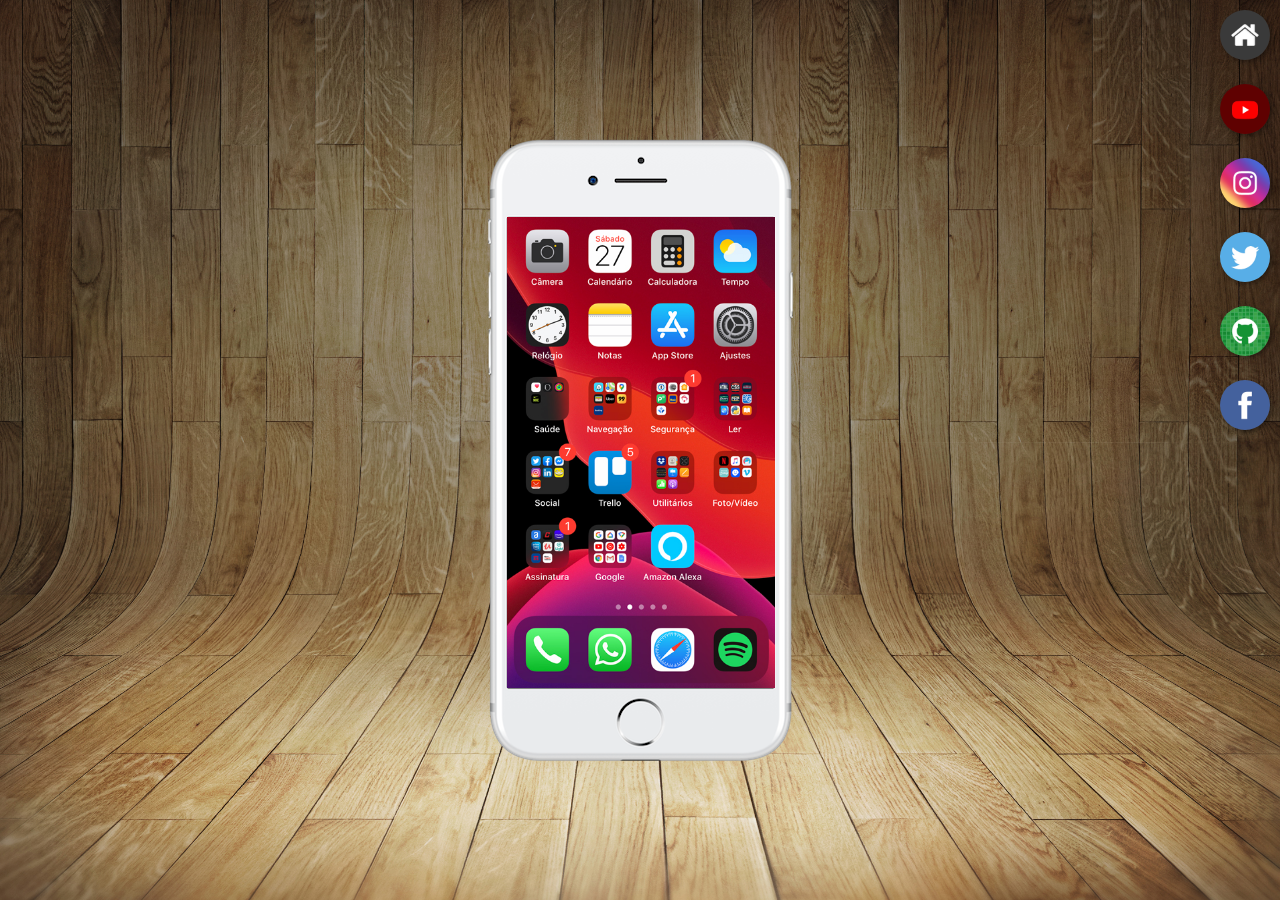
<file: index.html>
<!DOCTYPE html>
<html lang="pt-br">
<head>
    <meta charset="UTF-8">
    <meta name="viewport" content="width=device-width, initial-scale=1.0">
    <link rel="shortcut icon" href="favicon.ico" type="image/x-icon">
    <link rel="stylesheet" href="estilos/style.css">
    <title>Projeto Redes Sociais</title>
</head>
<body>
    <main>
        <section id="telefone">
            <iframe src="home.html" name="tela" id="tela" frameborder="0">
                Seu navegador não é compatível com isso.
            </iframe>
        </section>
        <section id="redes-sociais">
            <a href="home.html" target="tela"><img src="imagens/logo-home.jpg" alt="Home"></a> <br>
            <a href="youtube.html" target="tela"><img src="imagens/logo-youtube.jpg" alt="Youtube"></a> <br>
            <a href="instagram.html" target="tela"><img src="imagens/logo-instagram.jpg" alt="Instagram"></a> <br>
            <a href="twitter.html" target="tela"><img src="imagens/logo-twitter.jpg" alt="Twitter"></a> <br>
            <a href="github.html" target="tela"><img src="imagens/logo-github.jpg" alt="Github"></a> <br>
            <a href="facebook.html" target="tela"><img src="imagens/logo-facebook.jpg" alt="Facebook"></a>
        </section>
    </main>
</body>
</html>
</file>
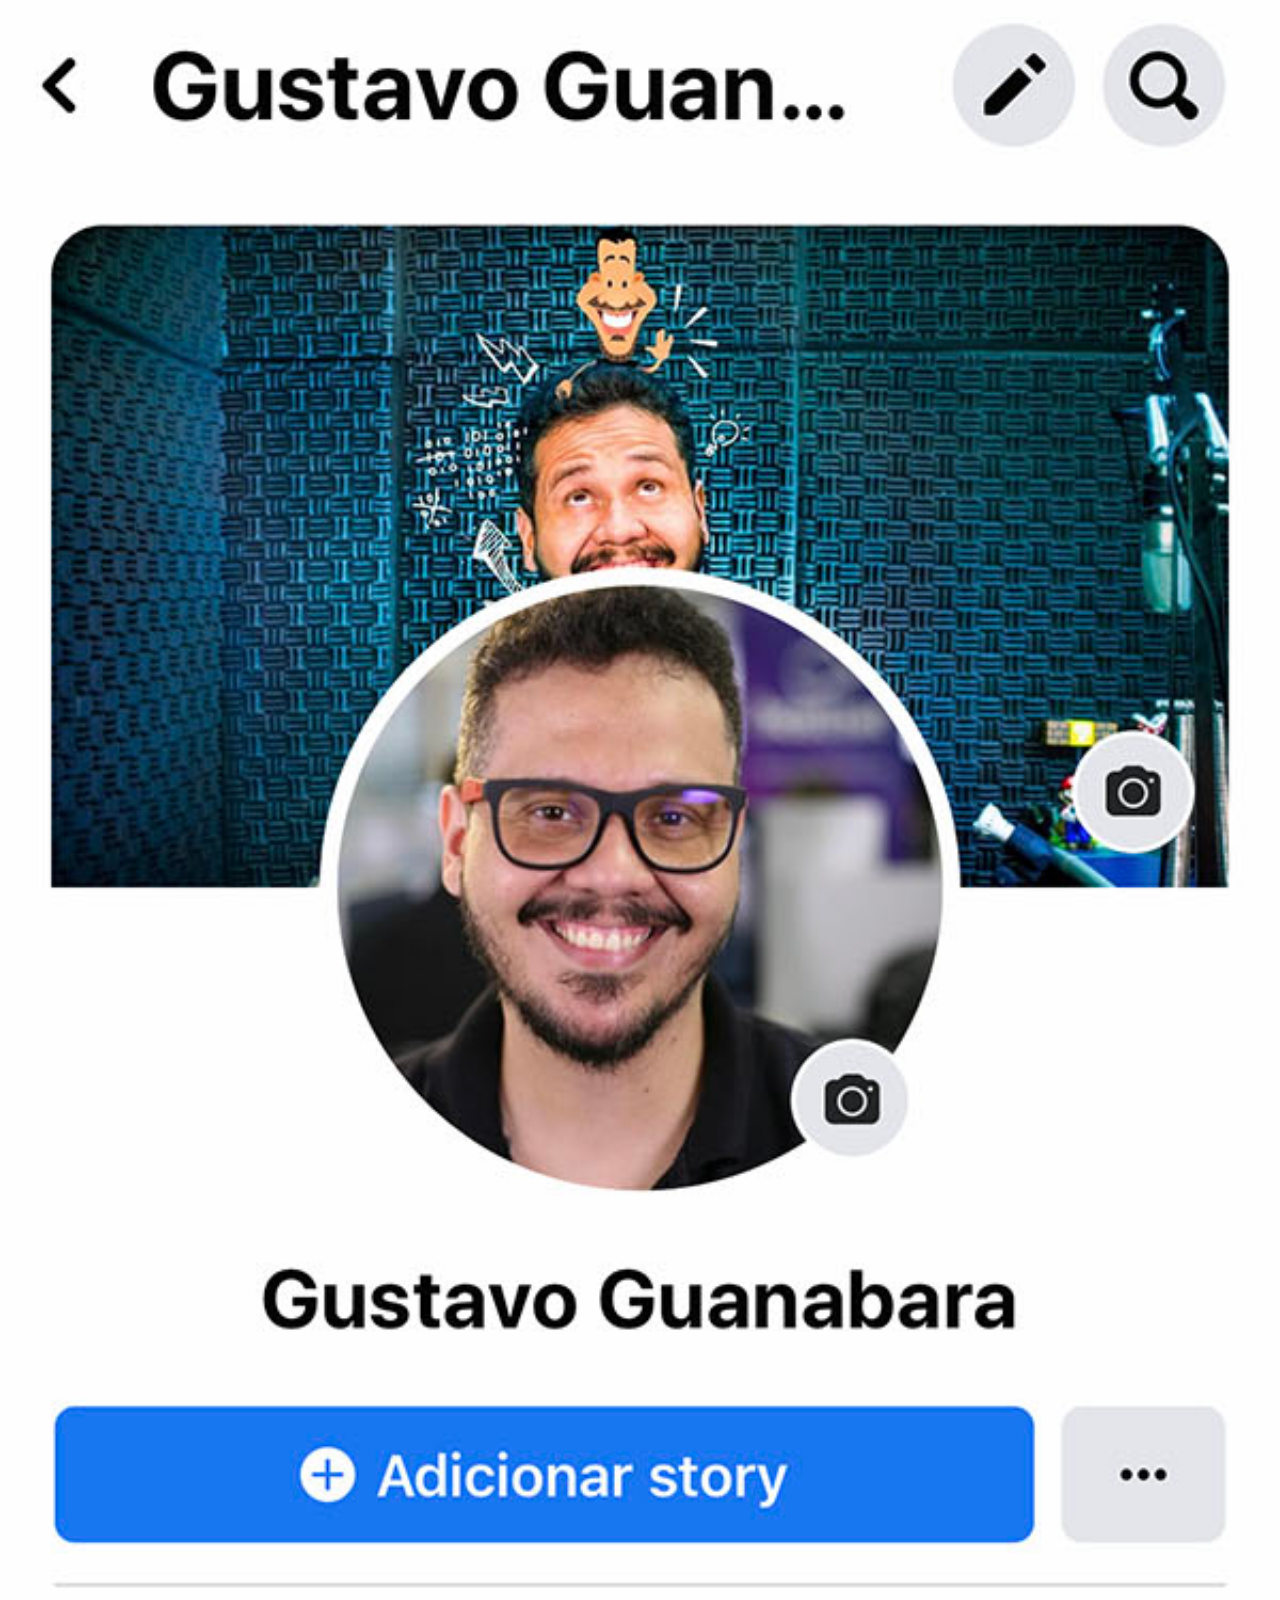
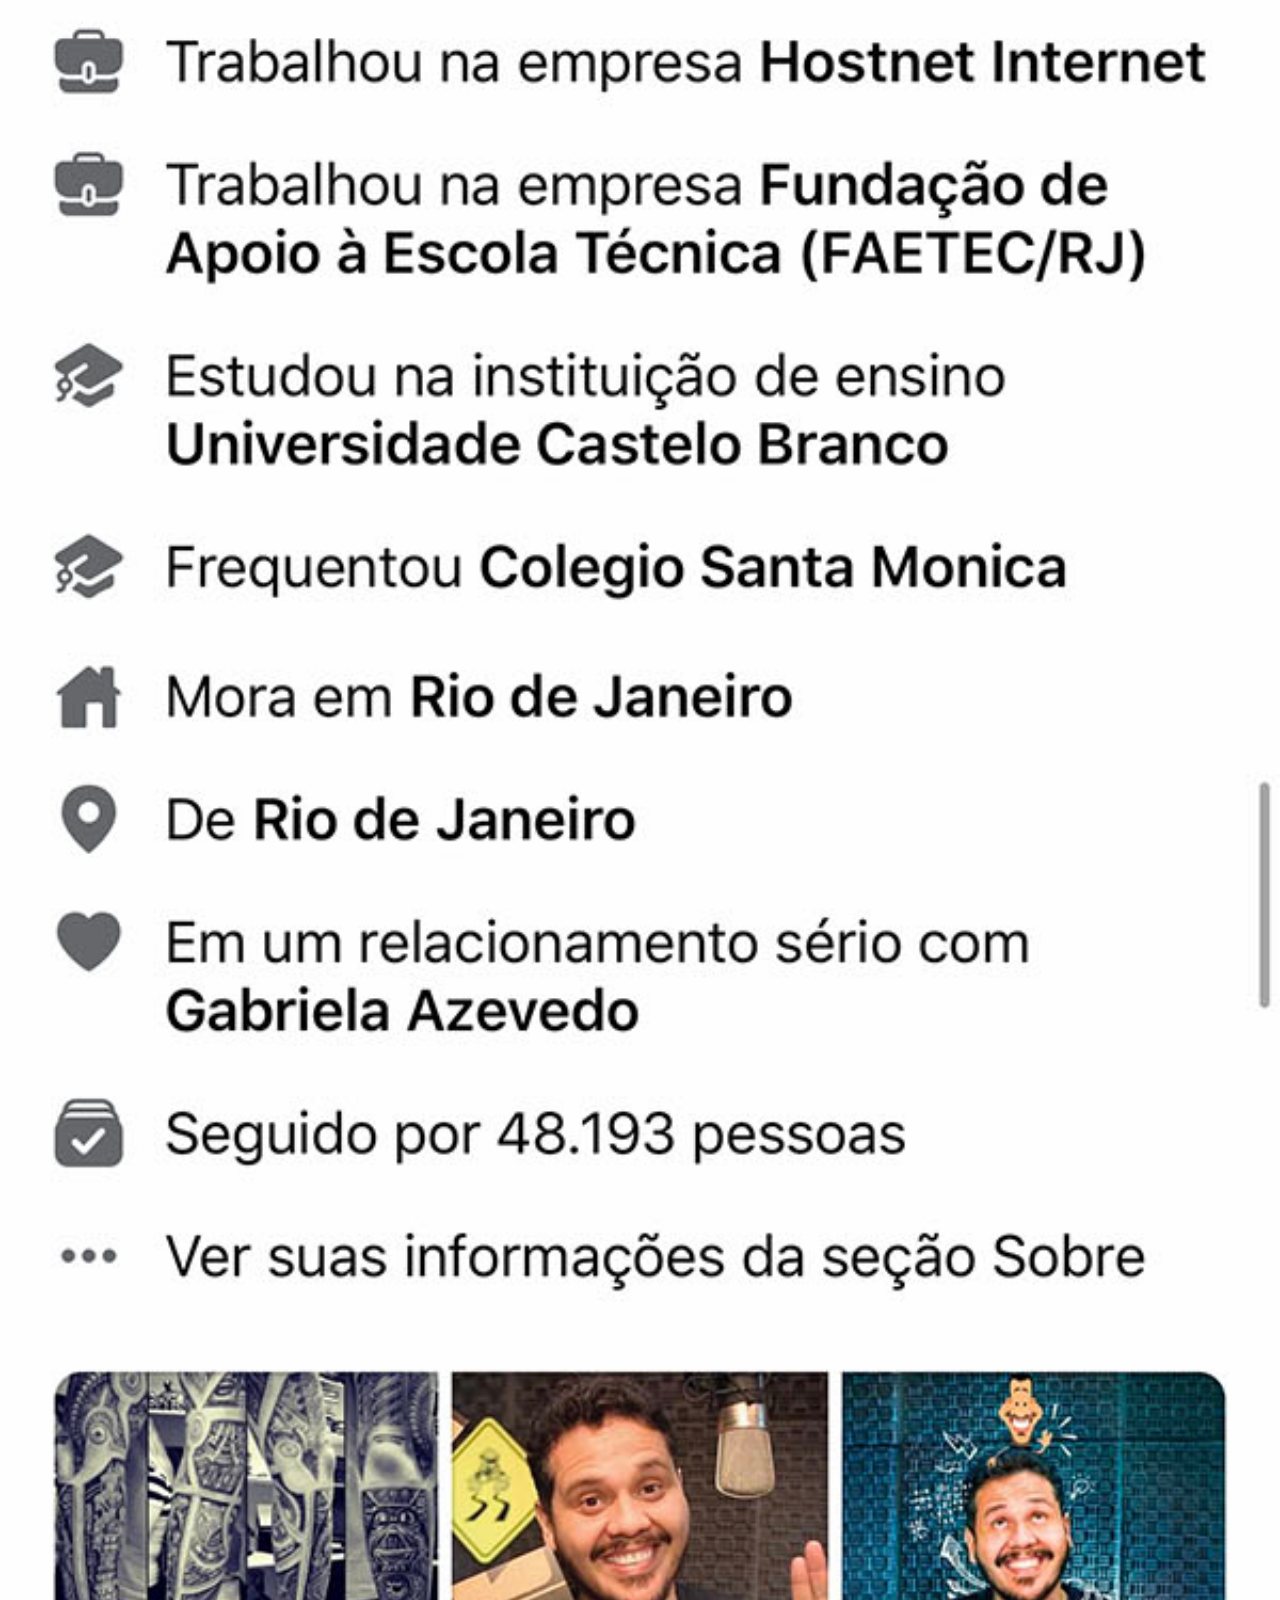
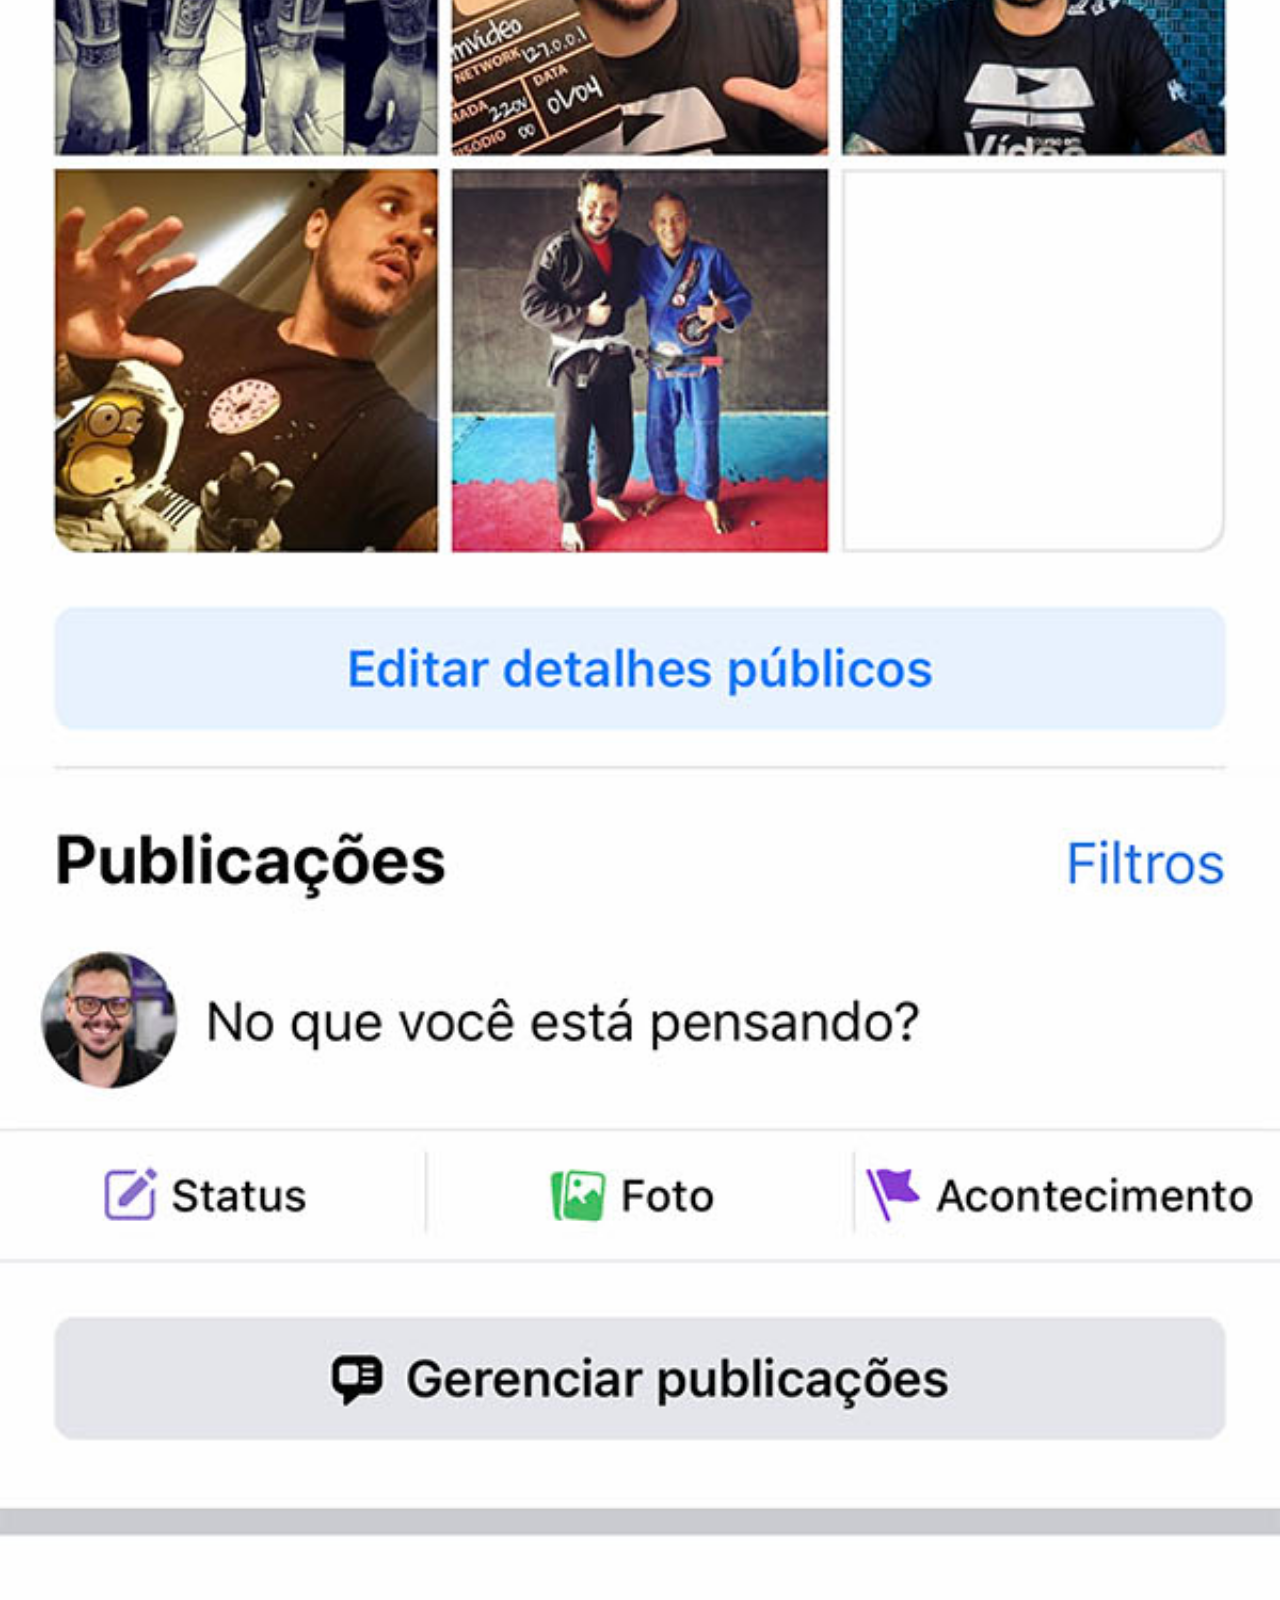
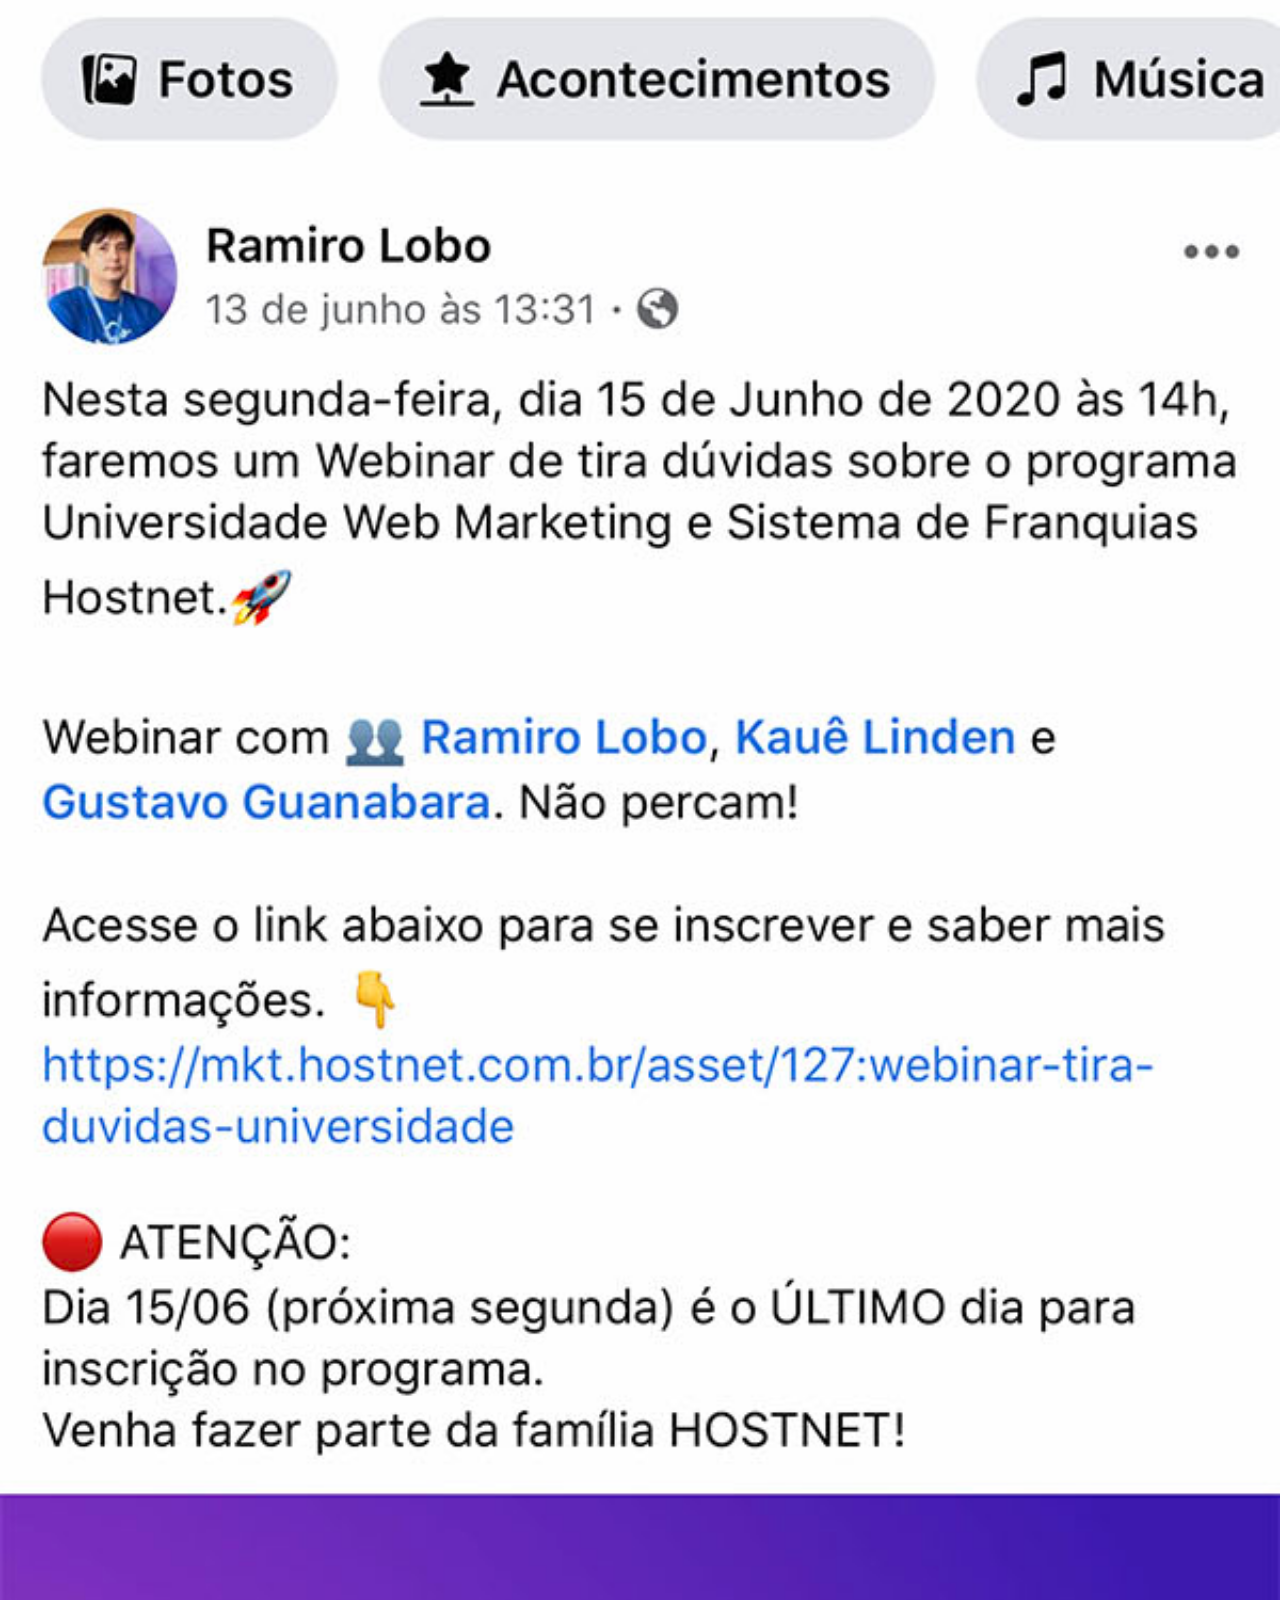
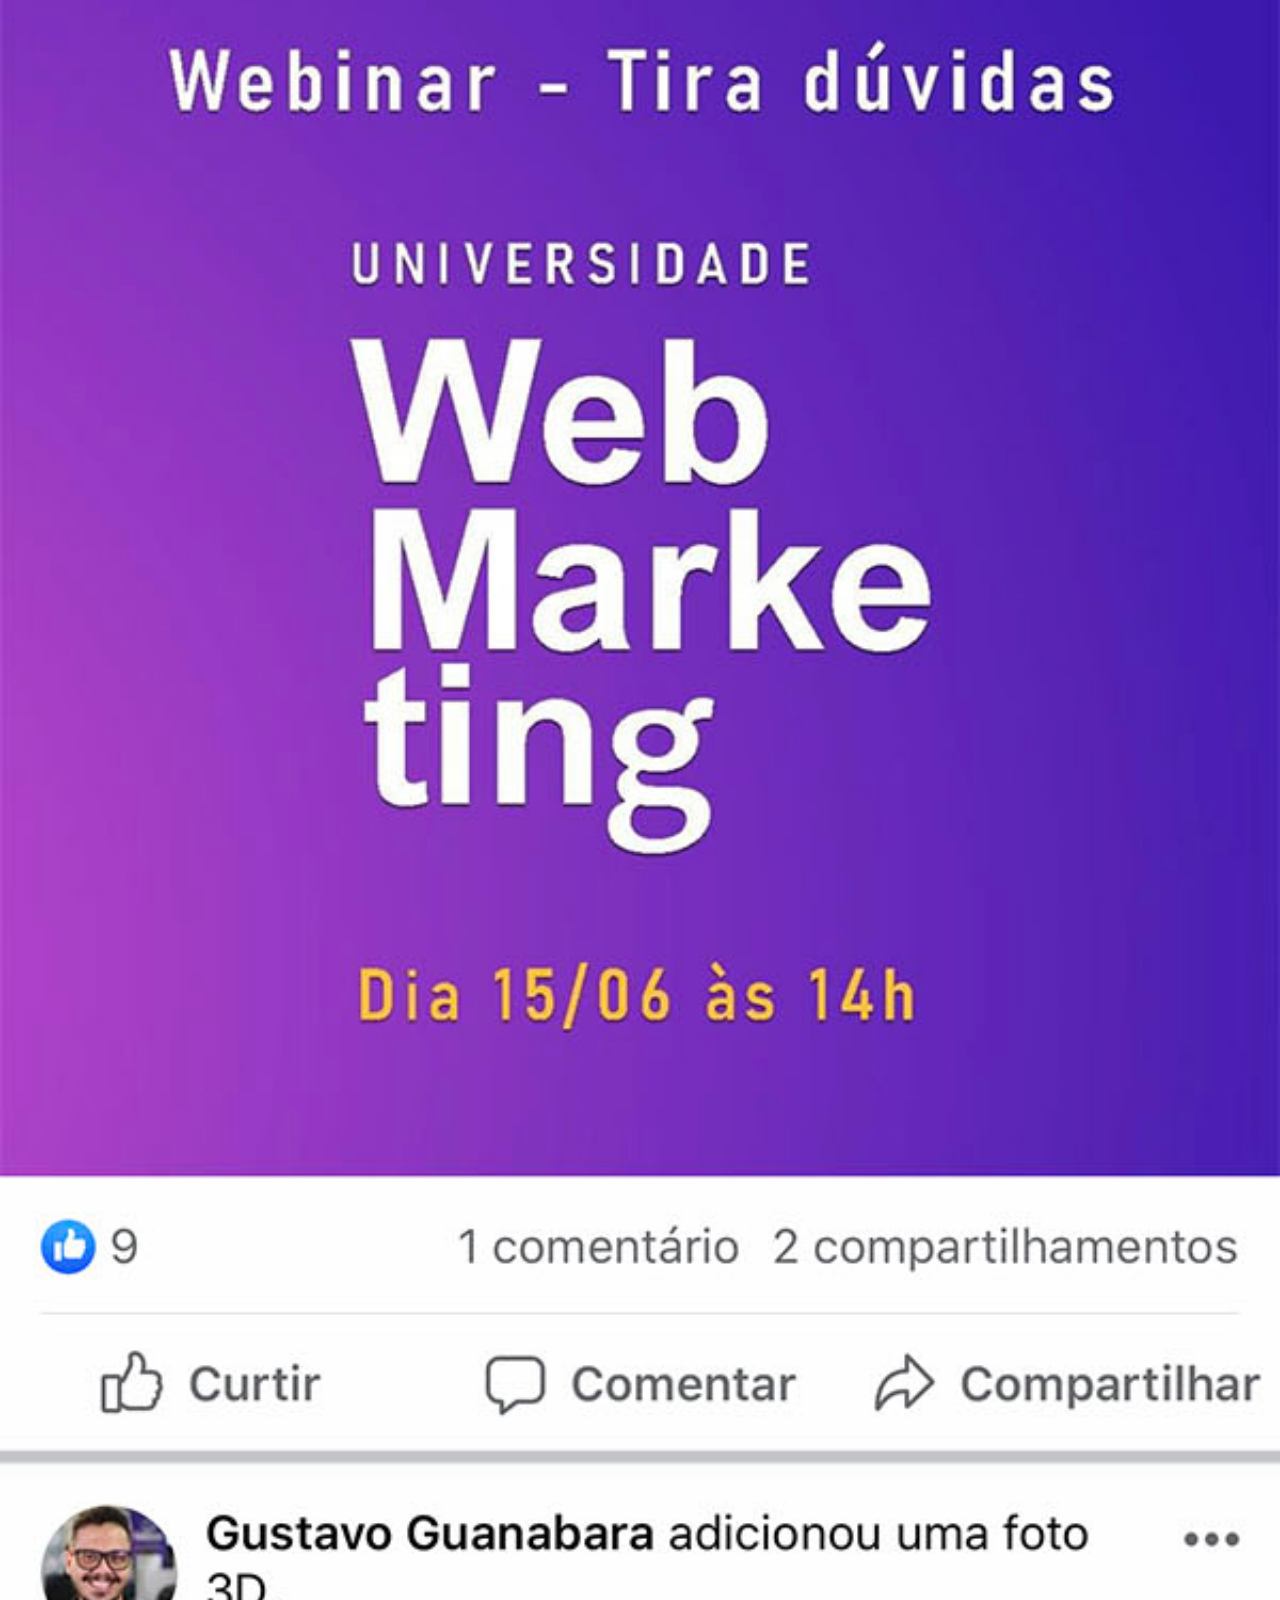
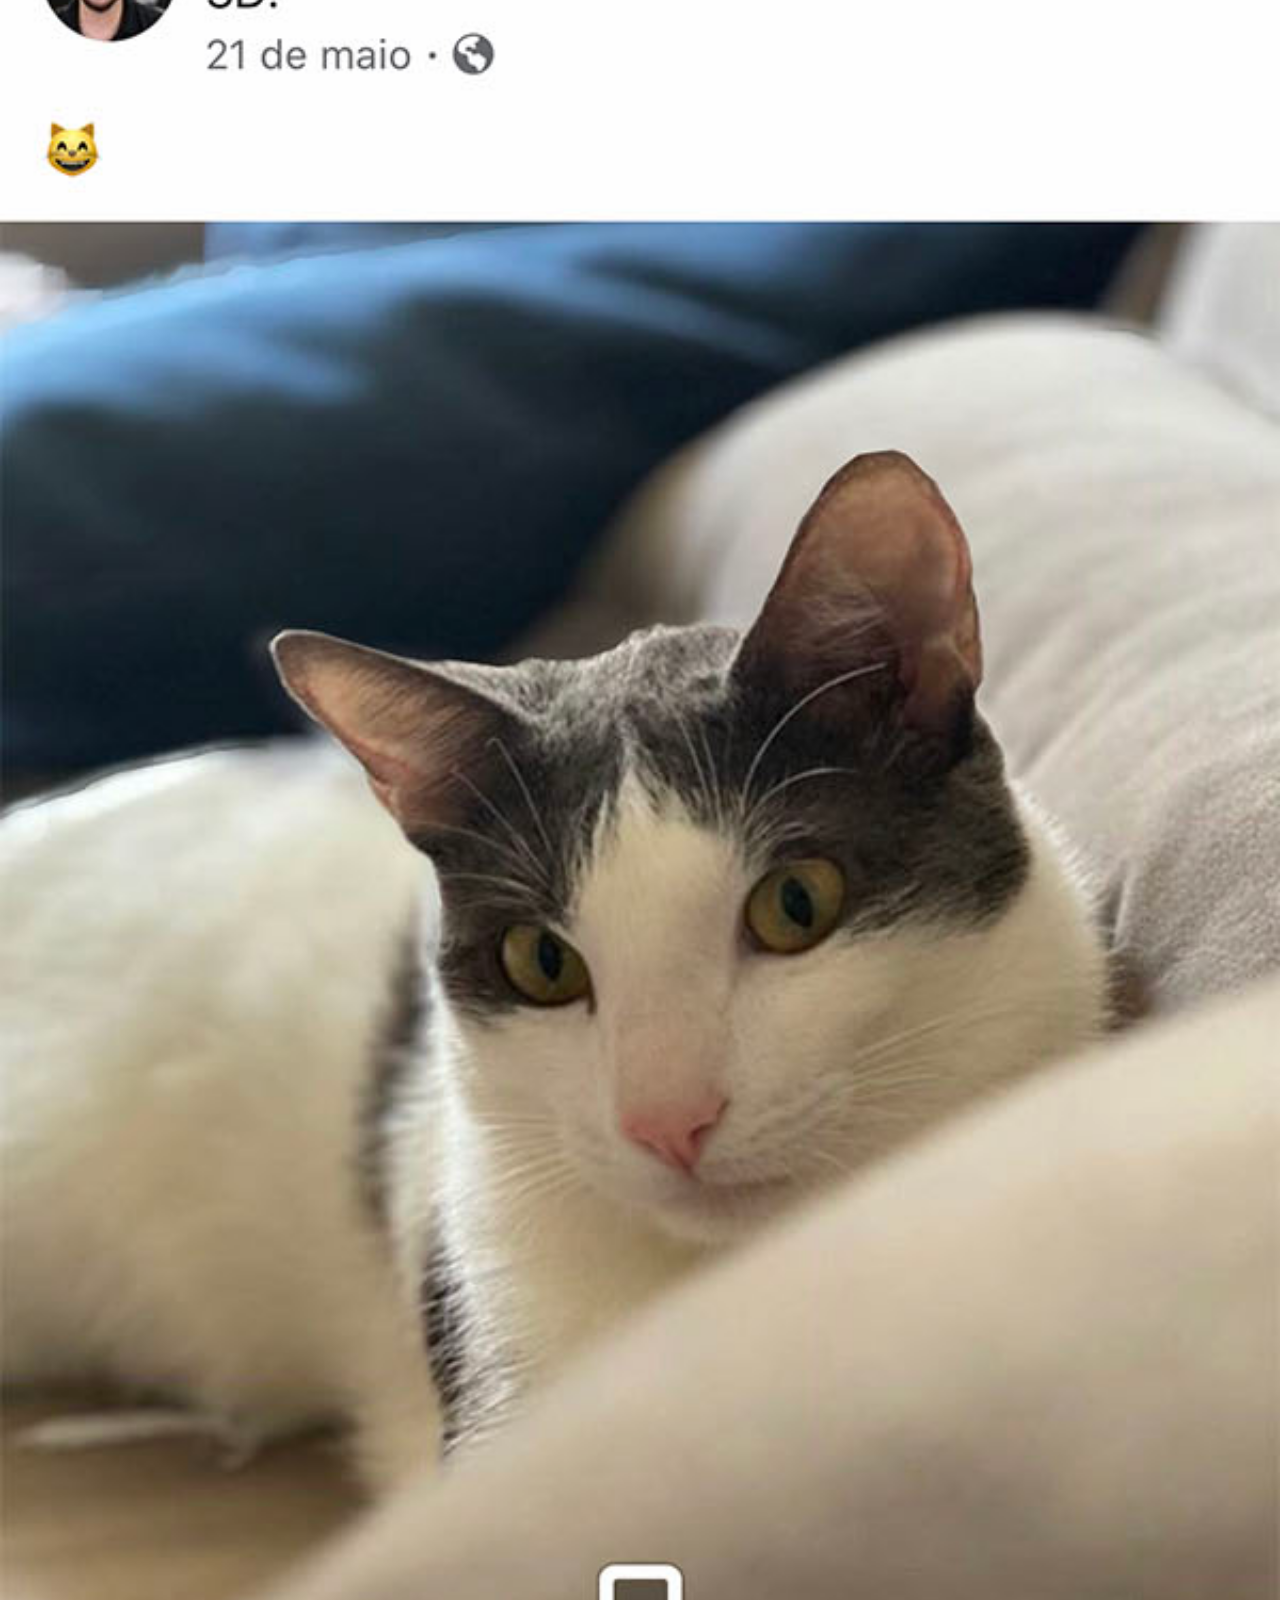
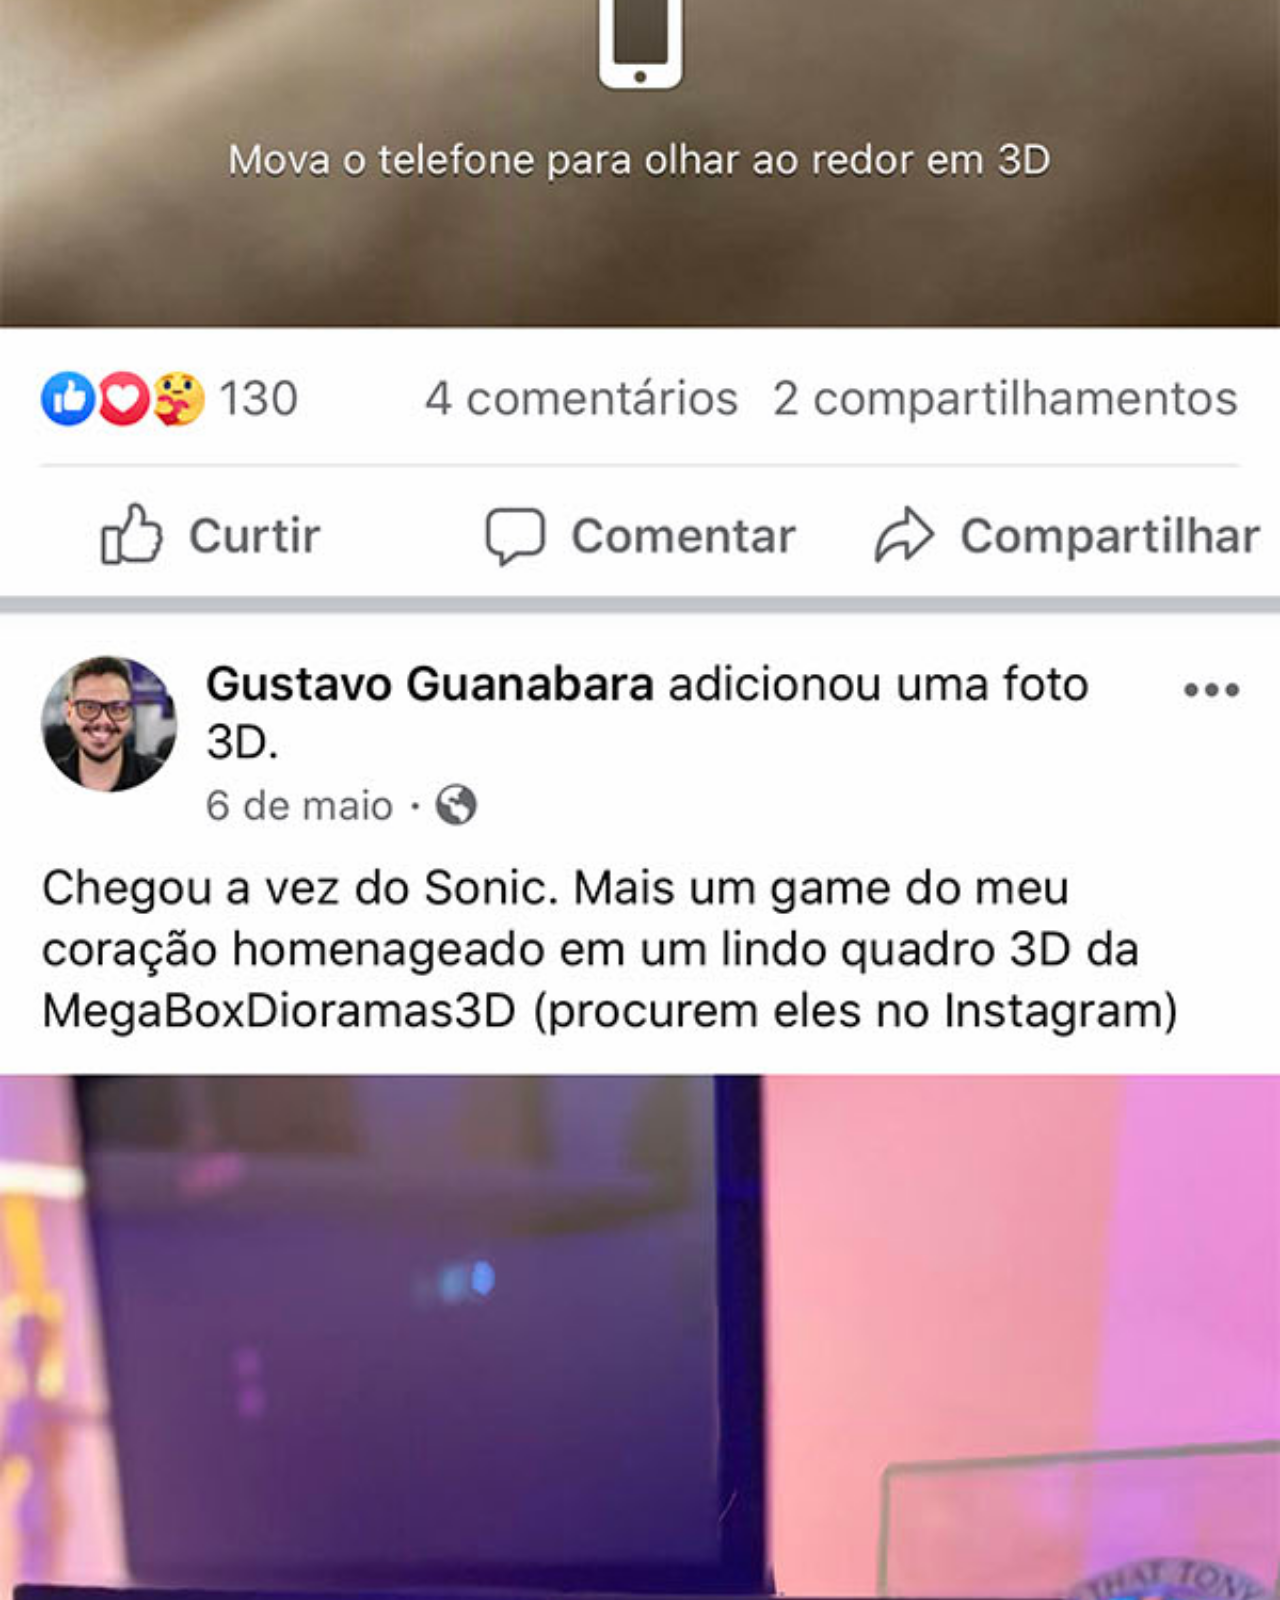
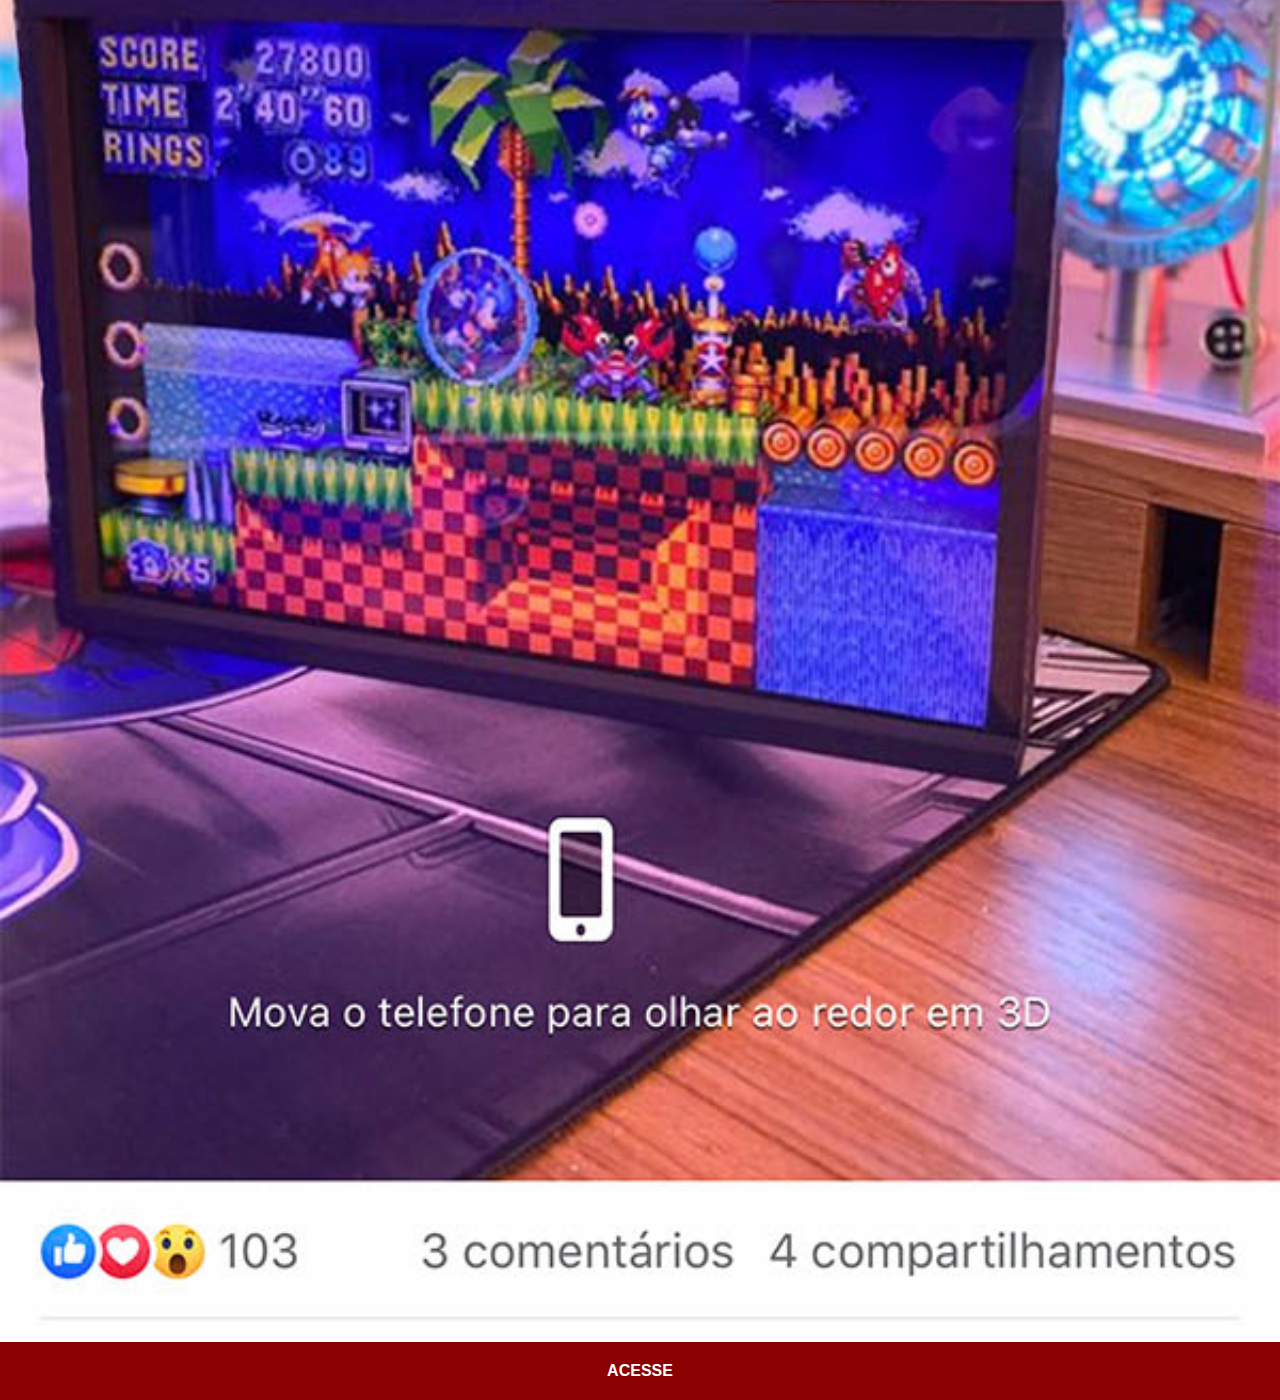
<file: facebook.html>
<!DOCTYPE html>
<html lang="pt-br">
<head>
    <meta charset="UTF-8">
    <meta name="viewport" content="width=device-width, initial-scale=1.0">
    <link rel="stylesheet" href="estilos/social.css">
    <title>Facebook</title>
</head>
<body>
    <img src="imagens/tela-facebook.jpg" alt="Facebook">
    <a href="https://pt-br.facebook.com/" target="_blank">ACESSE</a>
</body>
</html>
</file>
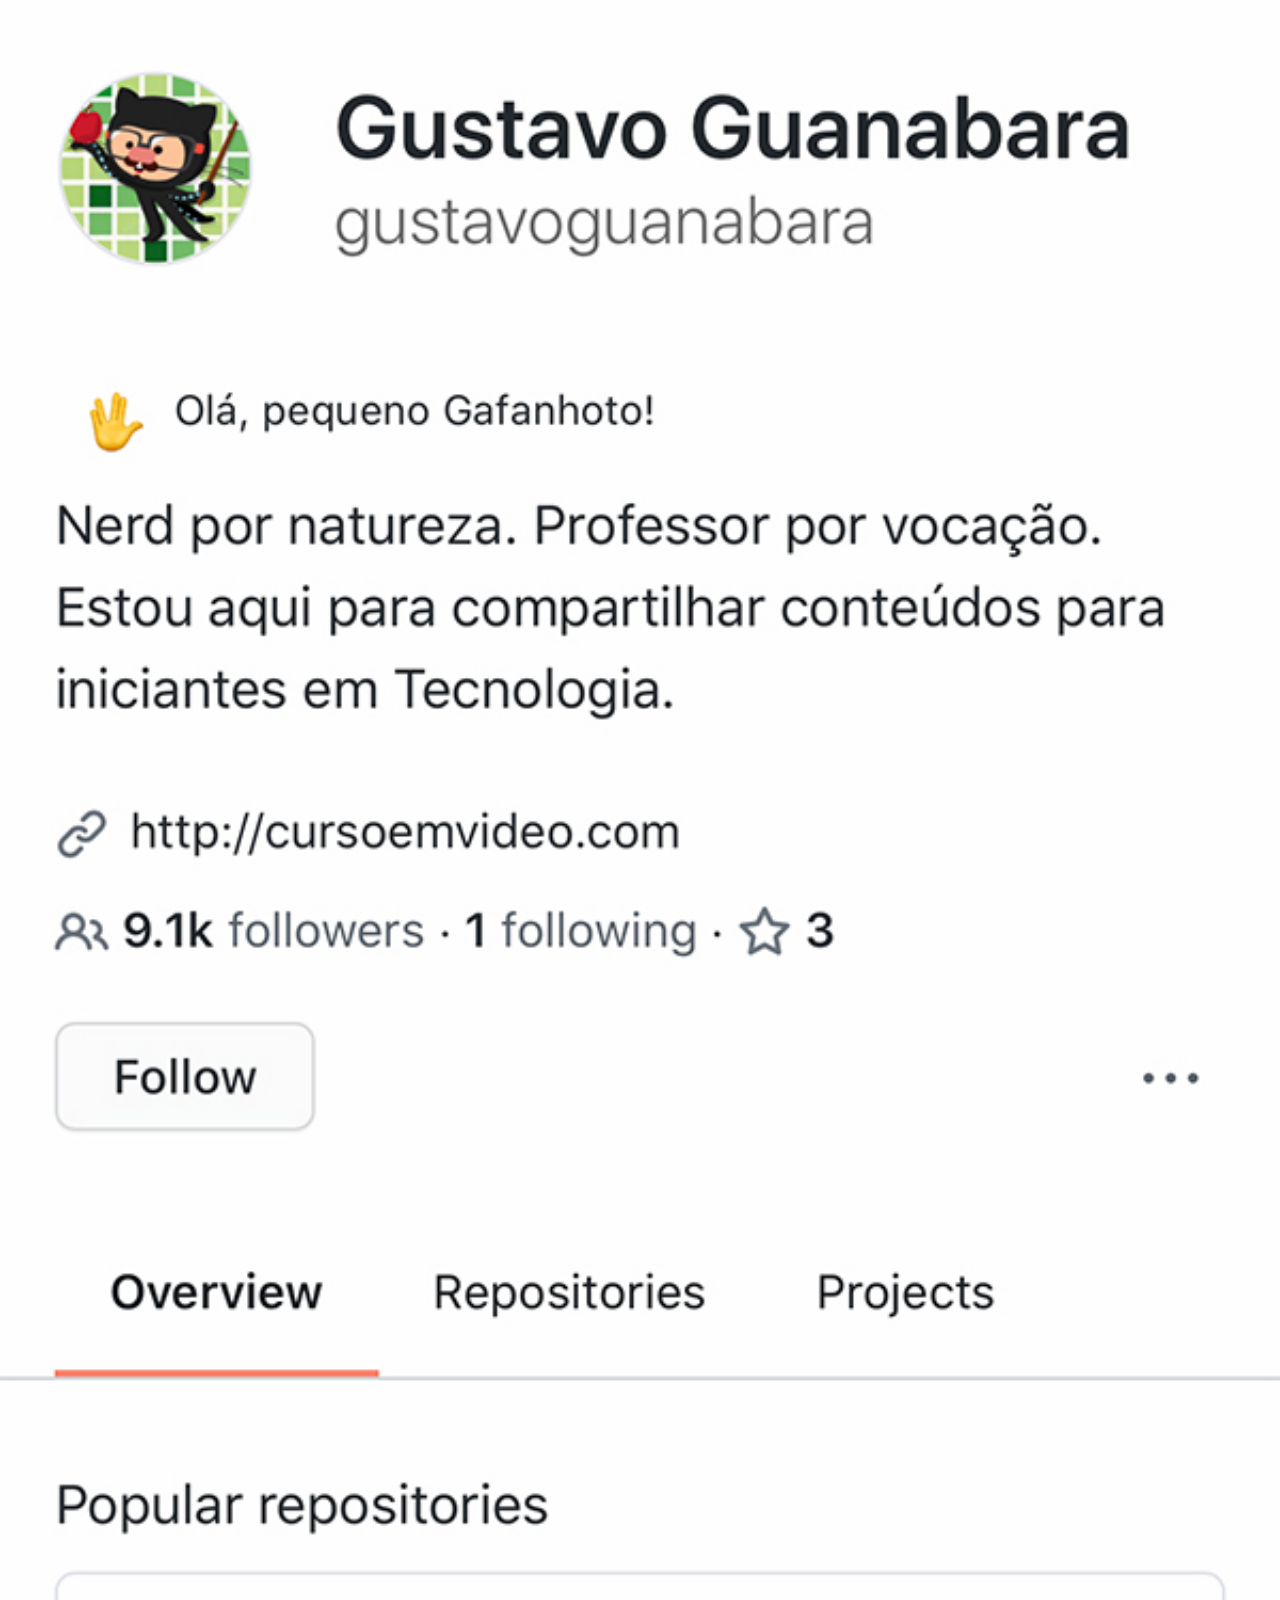
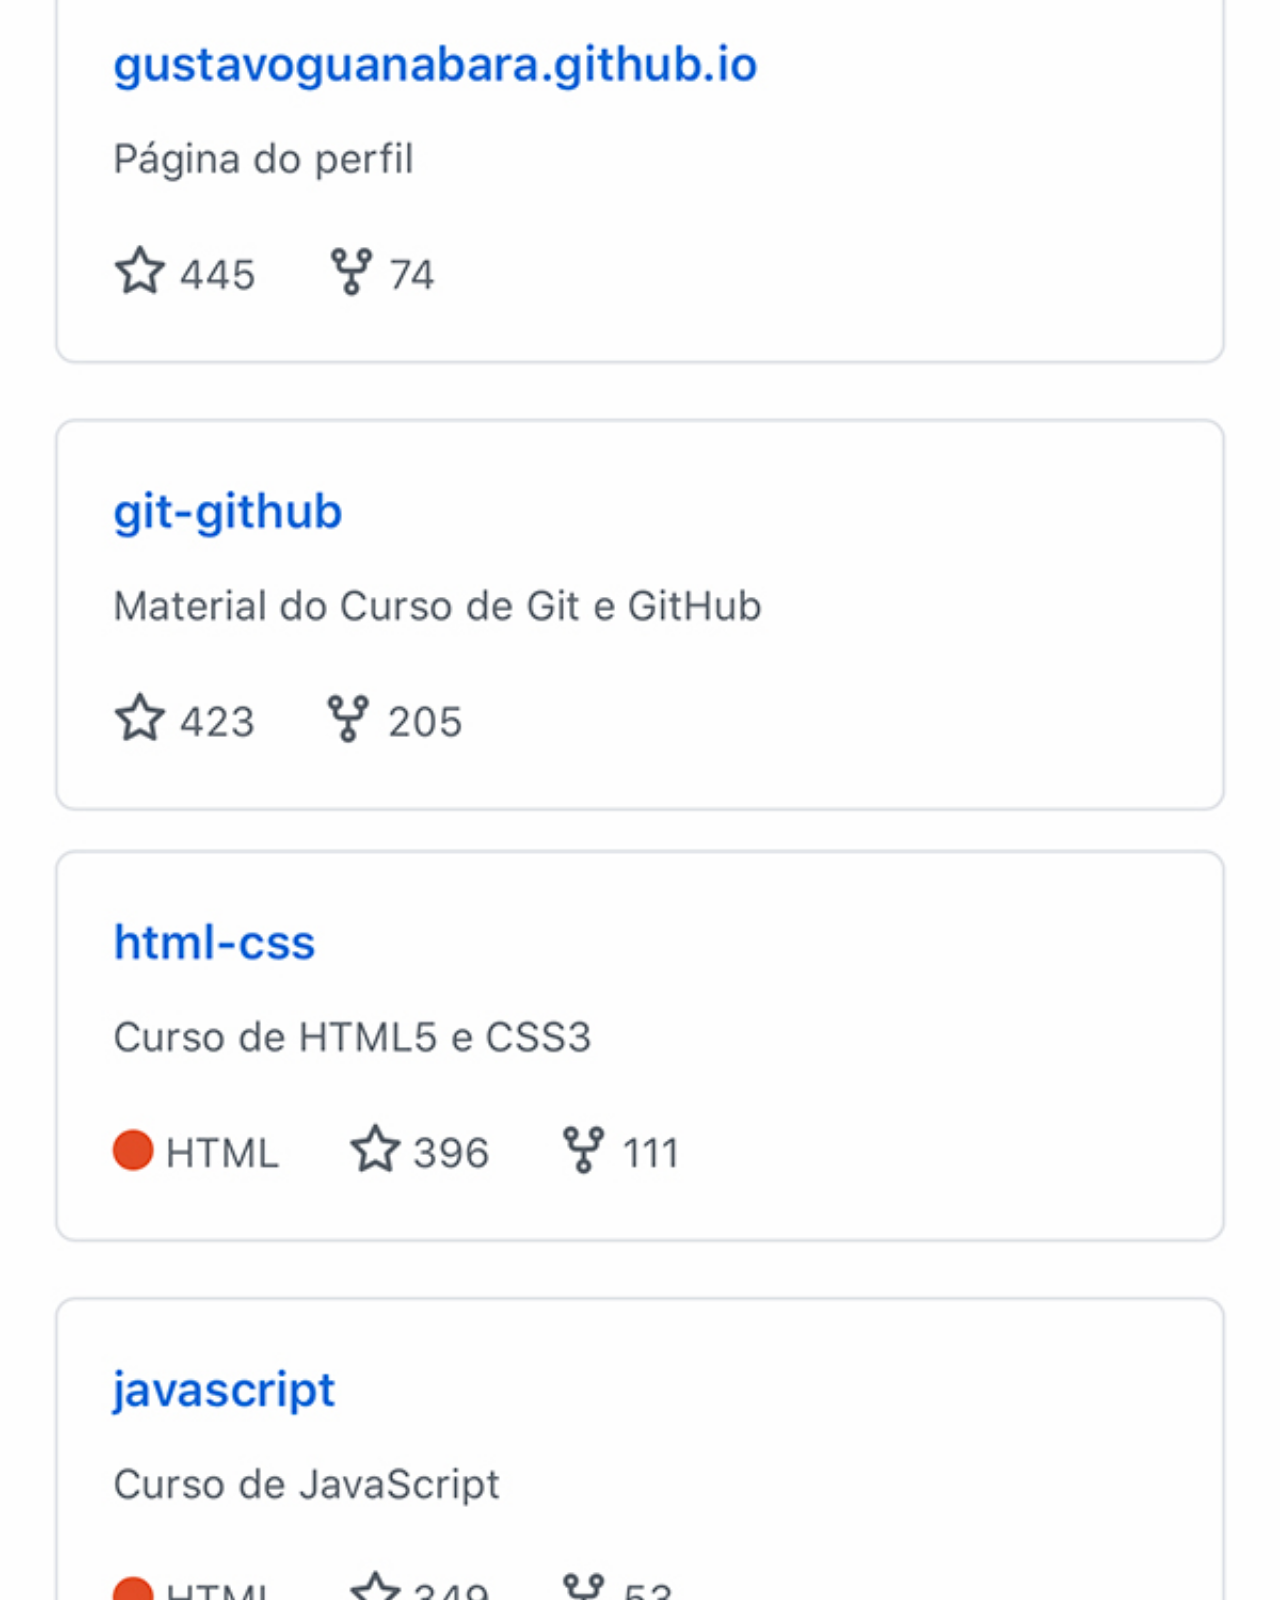
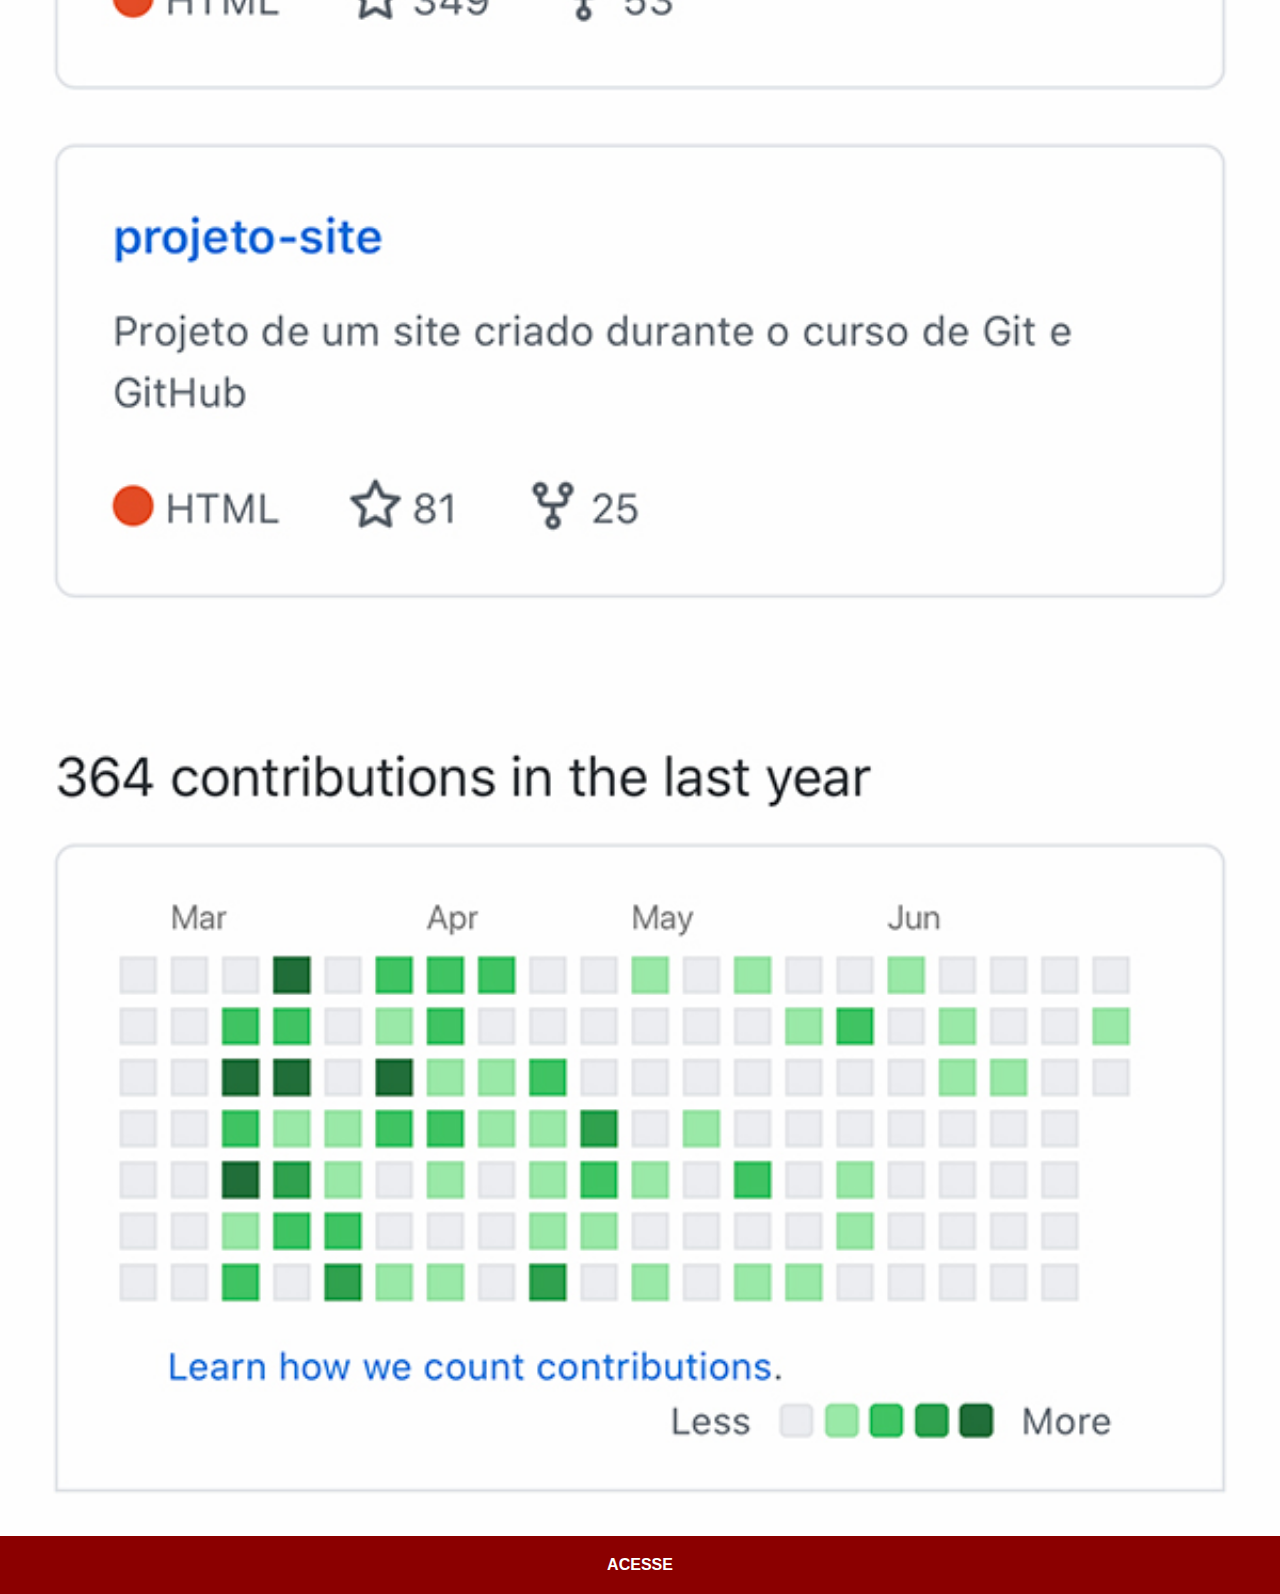
<file: github.html>
<!DOCTYPE html>
<html lang="pt-br">
<head>
    <meta charset="UTF-8">
    <meta name="viewport" content="width=device-width, initial-scale=1.0">
    <link rel="stylesheet" href="estilos/social.css">
    <title>Github</title>
</head>
<body>
    <img src="imagens/tela-github.jpg" alt="Github">
    <a href="https://github.com/" target="_blank">ACESSE</a>
</body>
</html>
</file>
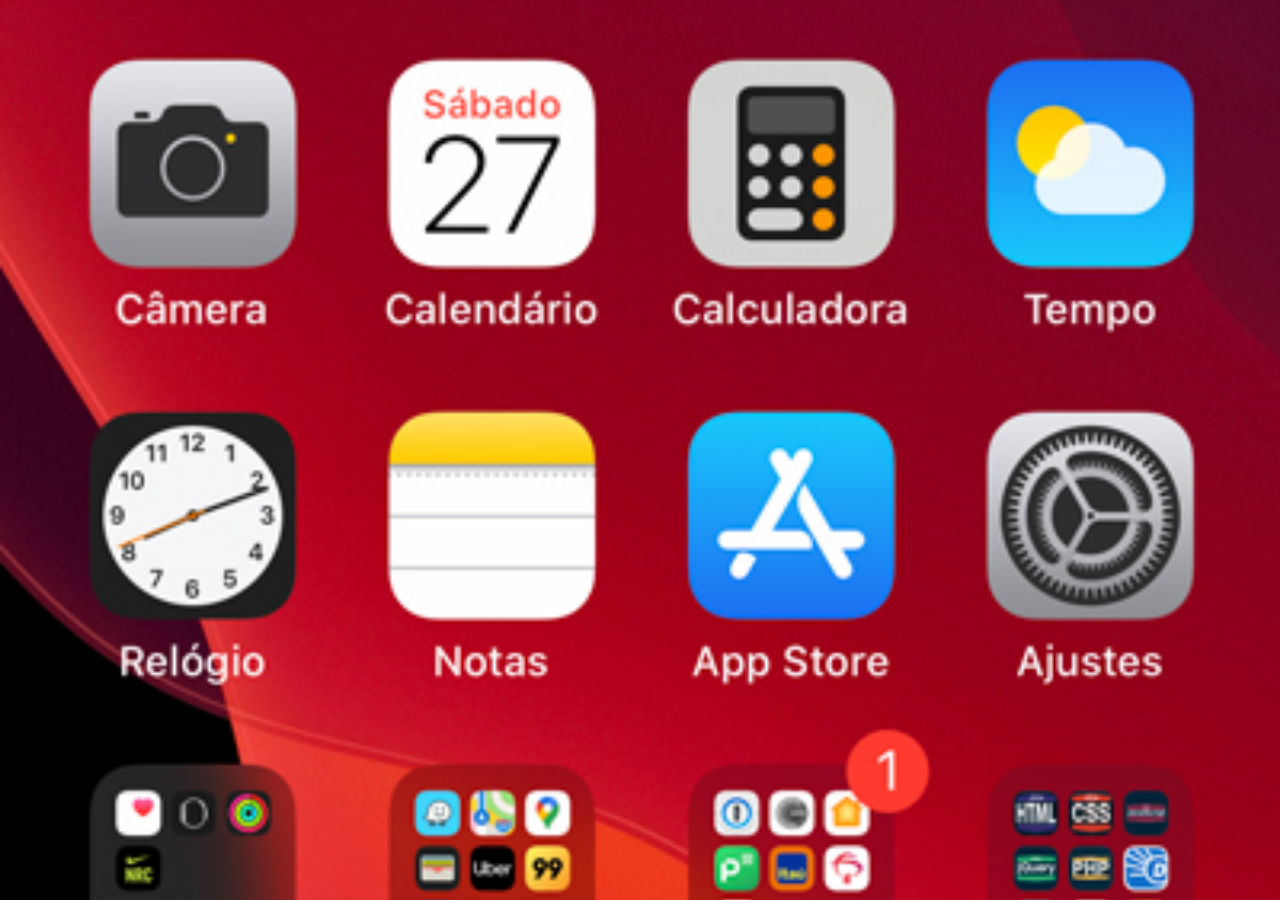
<file: home.html>
<!DOCTYPE html>
<html lang="pt-br">
<head>
    <meta charset="UTF-8">
    <meta name="viewport" content="width=device-width, initial-scale=1.0">
    <title>Home</title>
    <style>
        *{
            padding: 0px;
            margin: 0px;
        }

        body{
            width: 100vw;
            height: 100vh;
            background: black url(imagens/tela-home.jpg) no-repeat top center;
            background-size: cover;
        }
    </style>
</head>
<body>
    
</body>
</html>
</file>
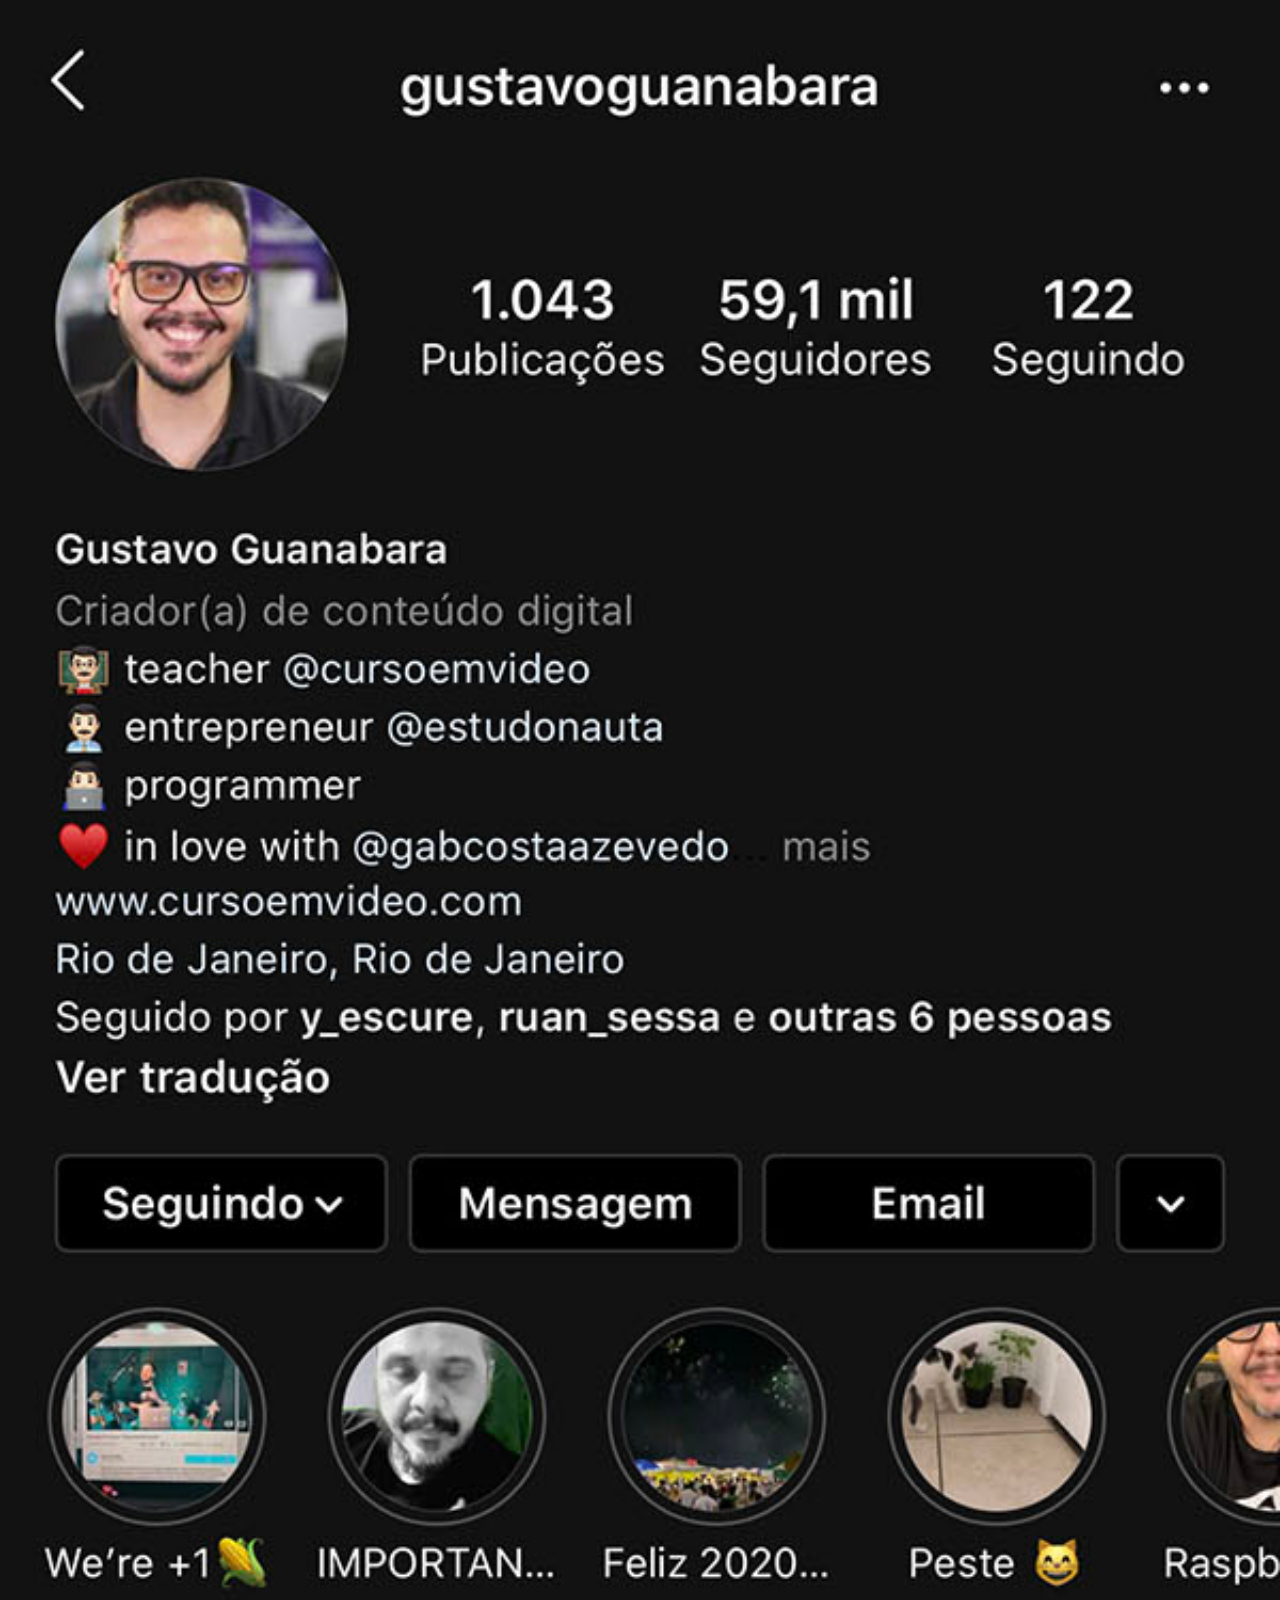
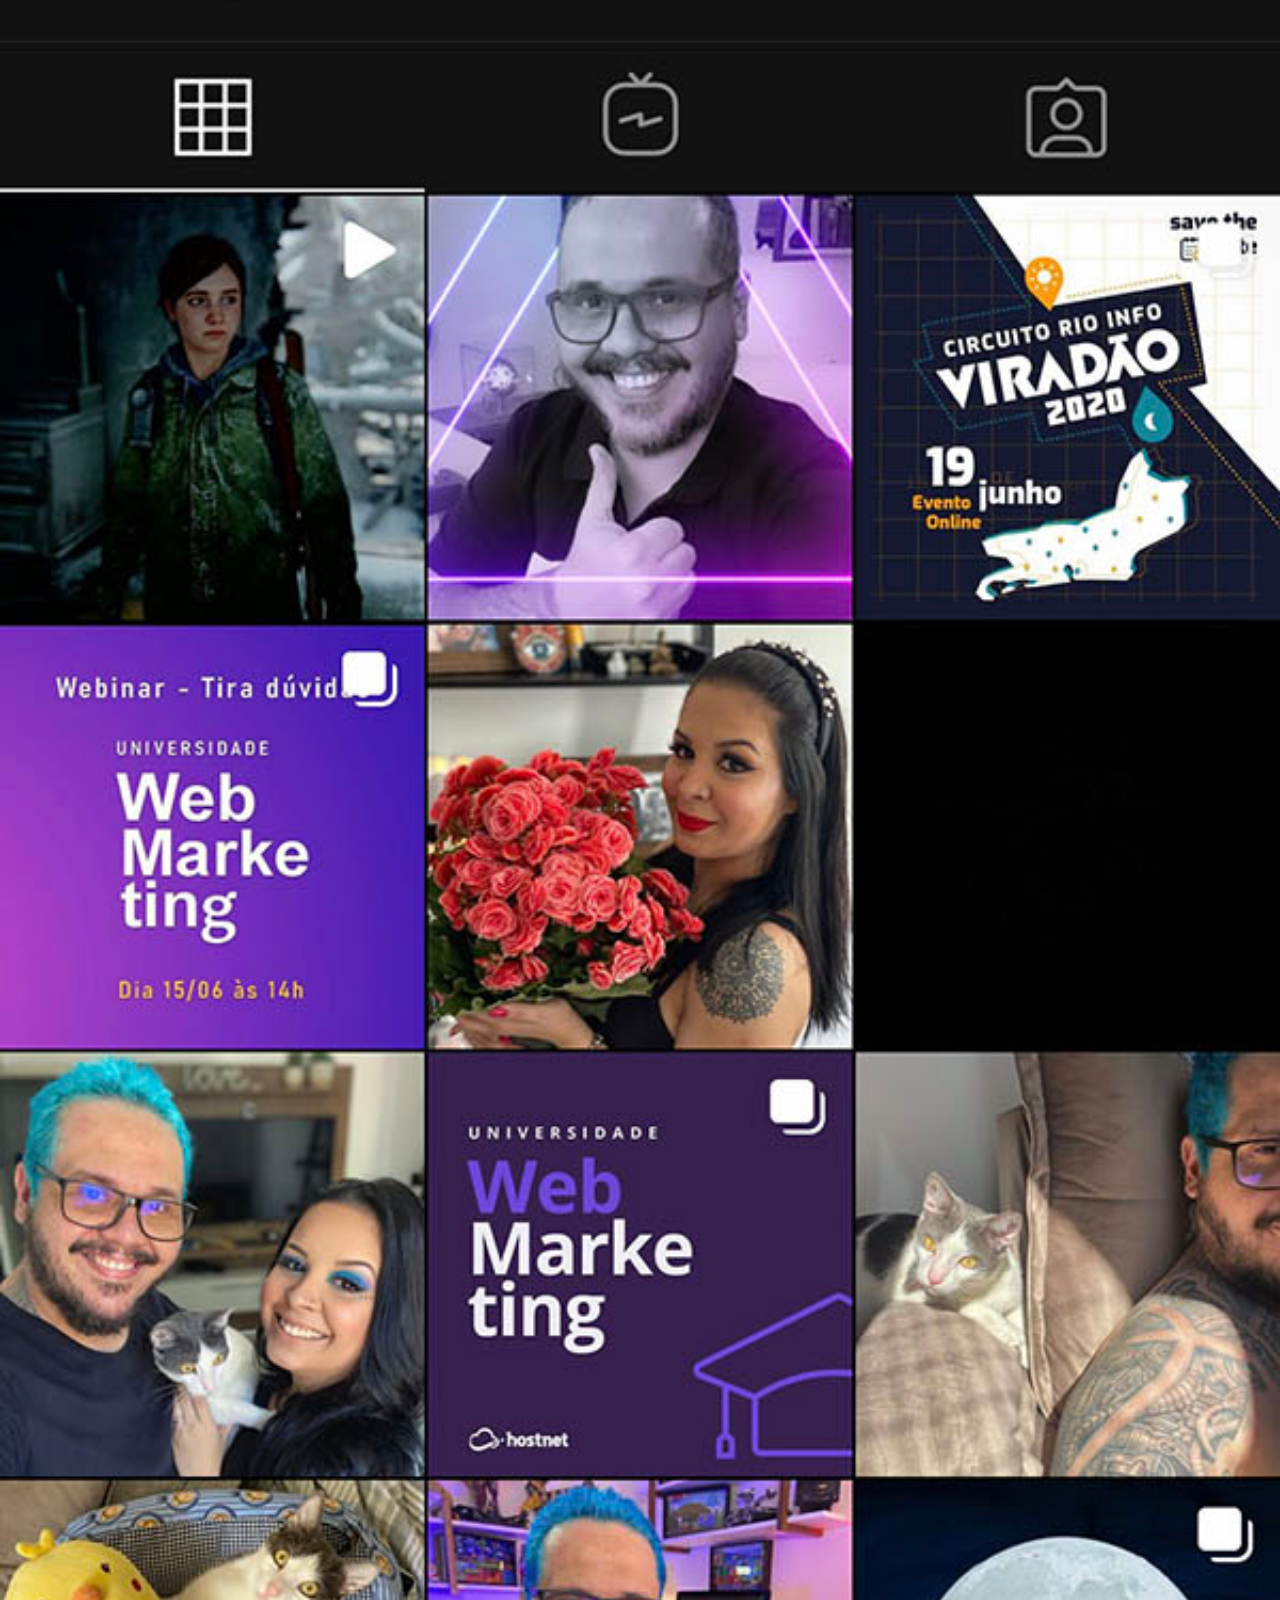
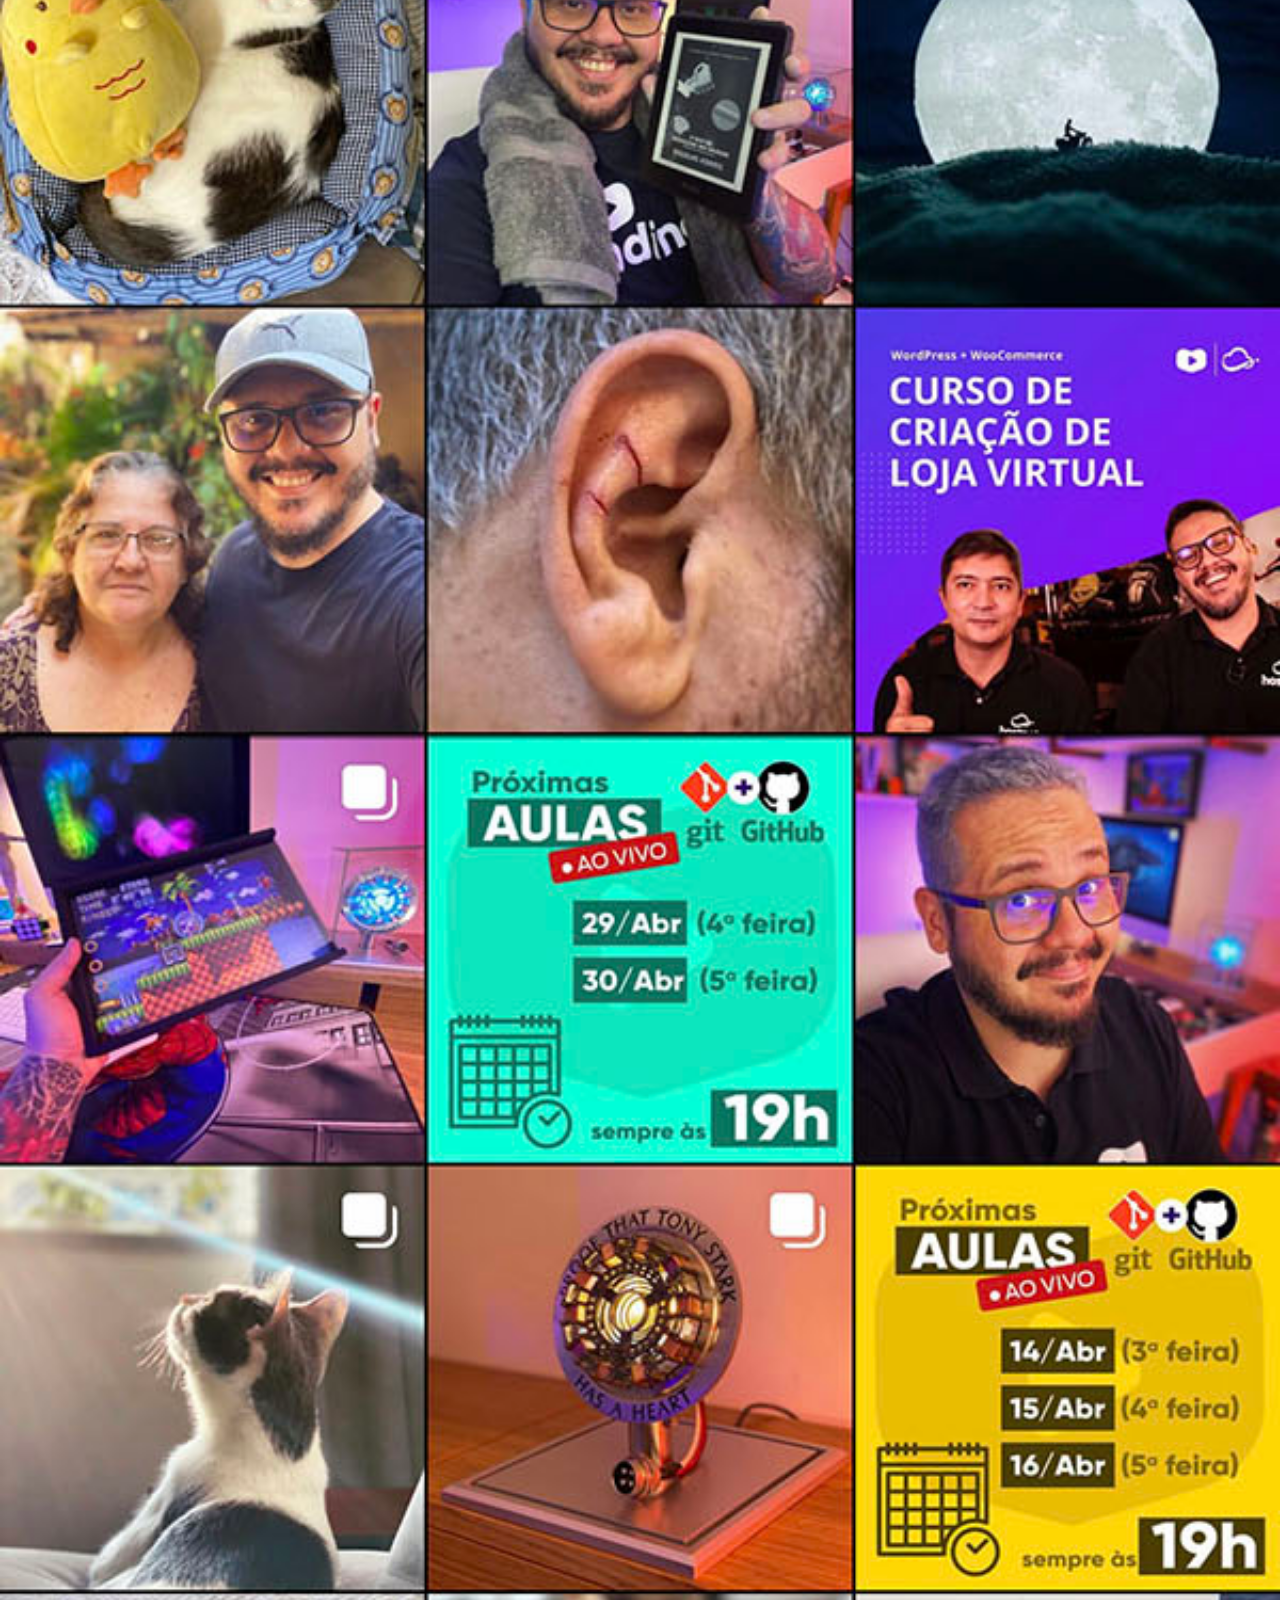
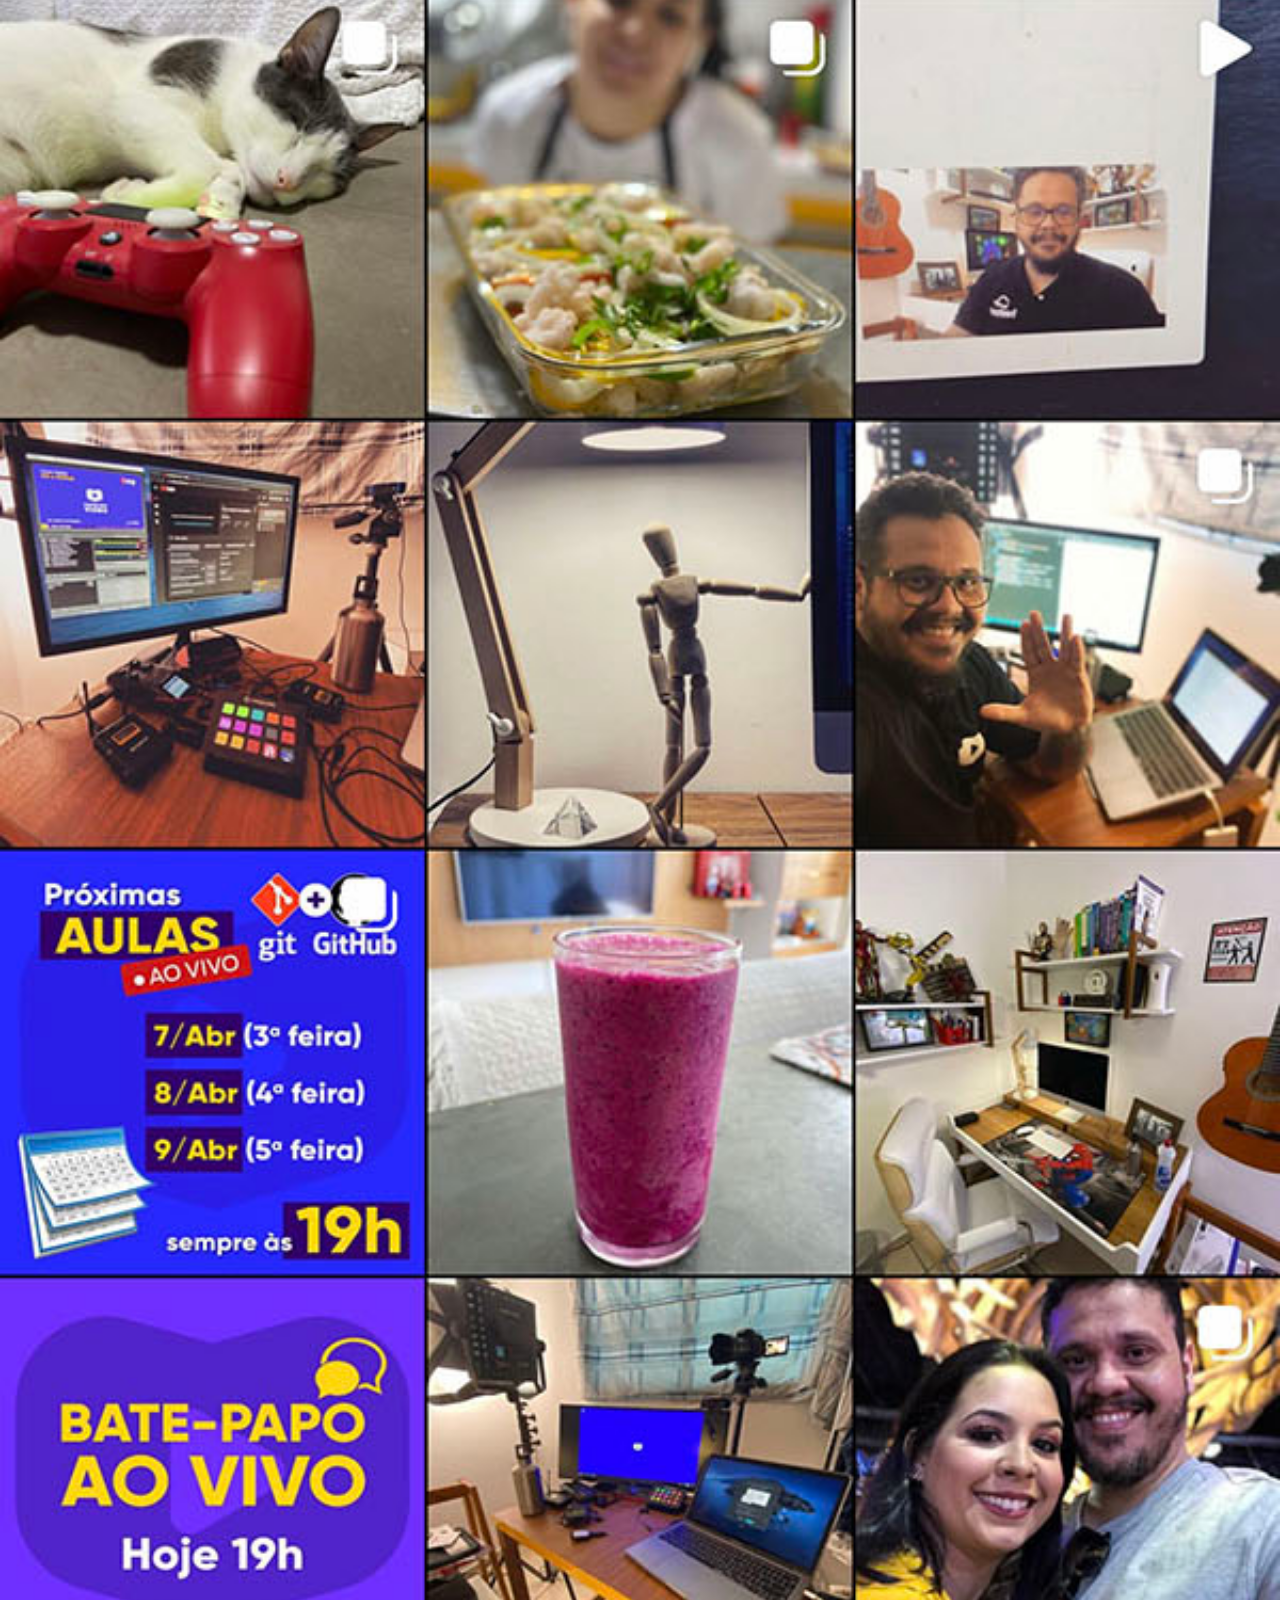
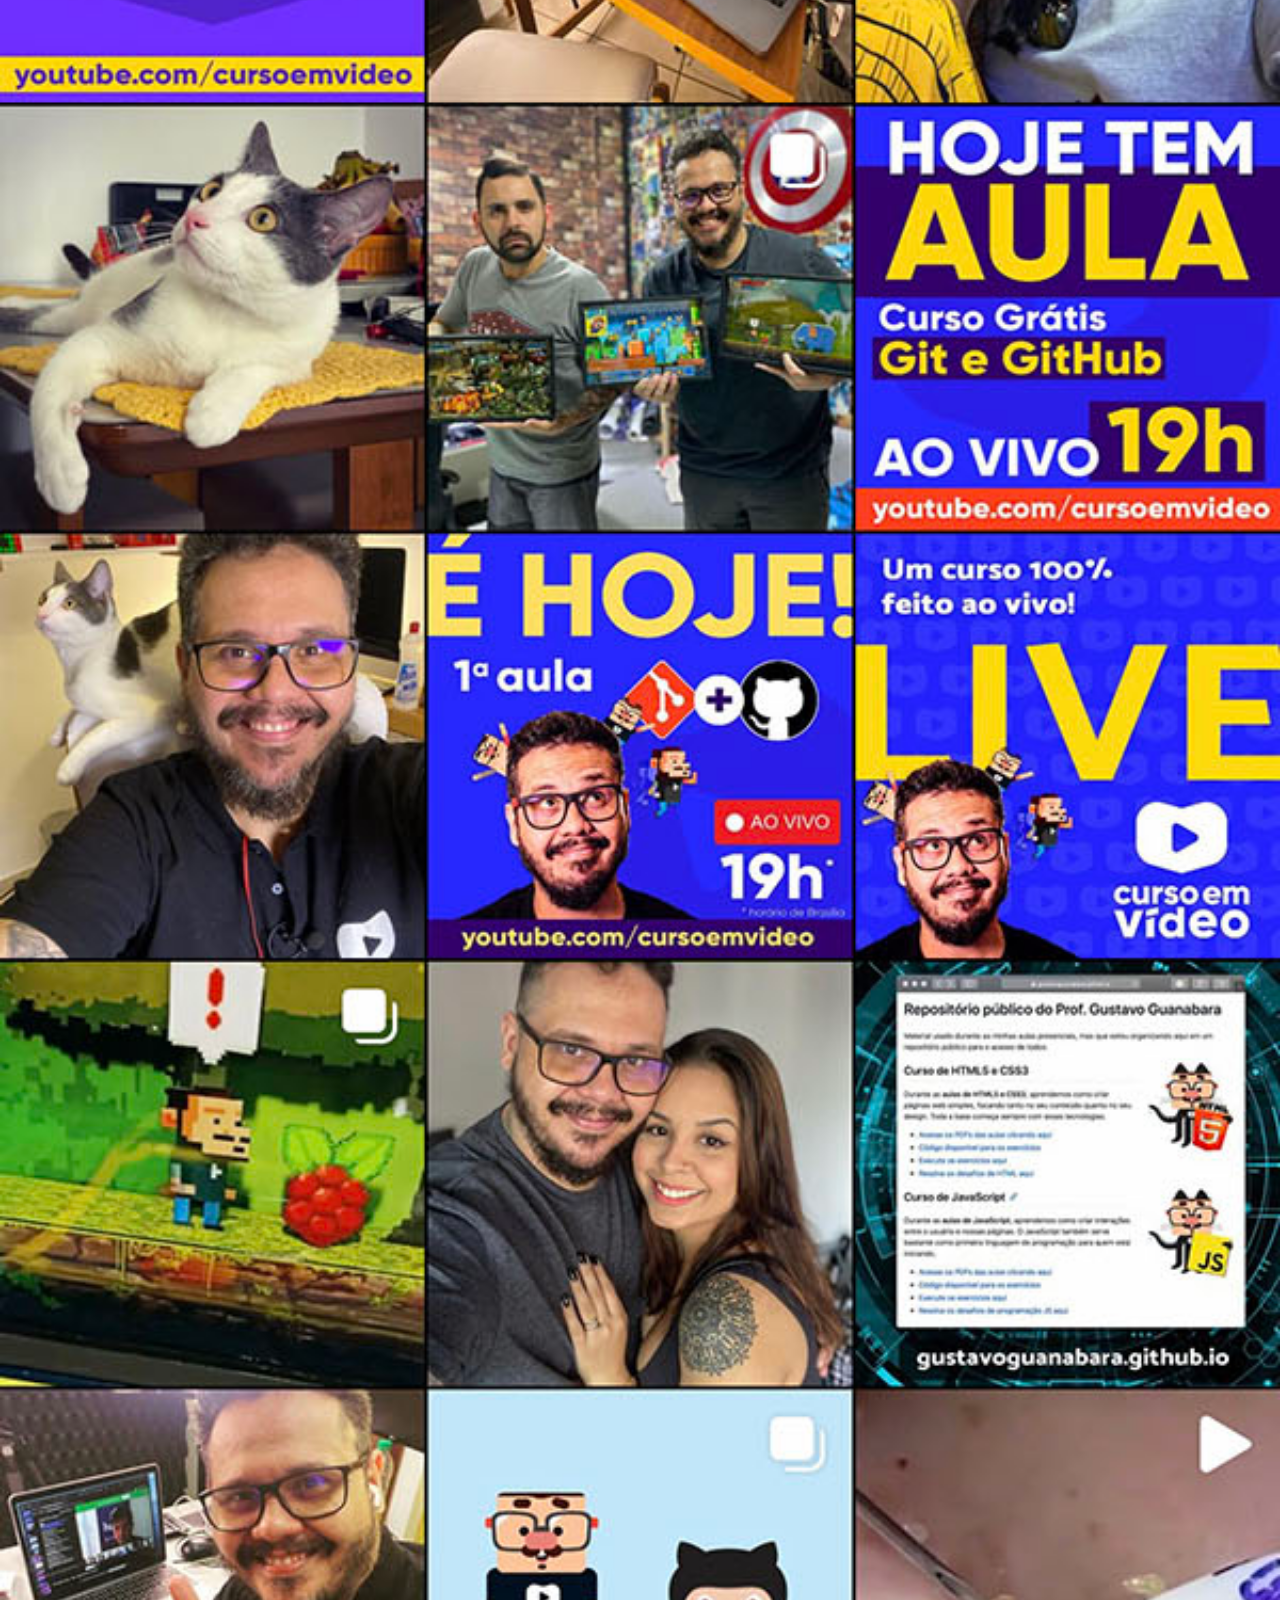
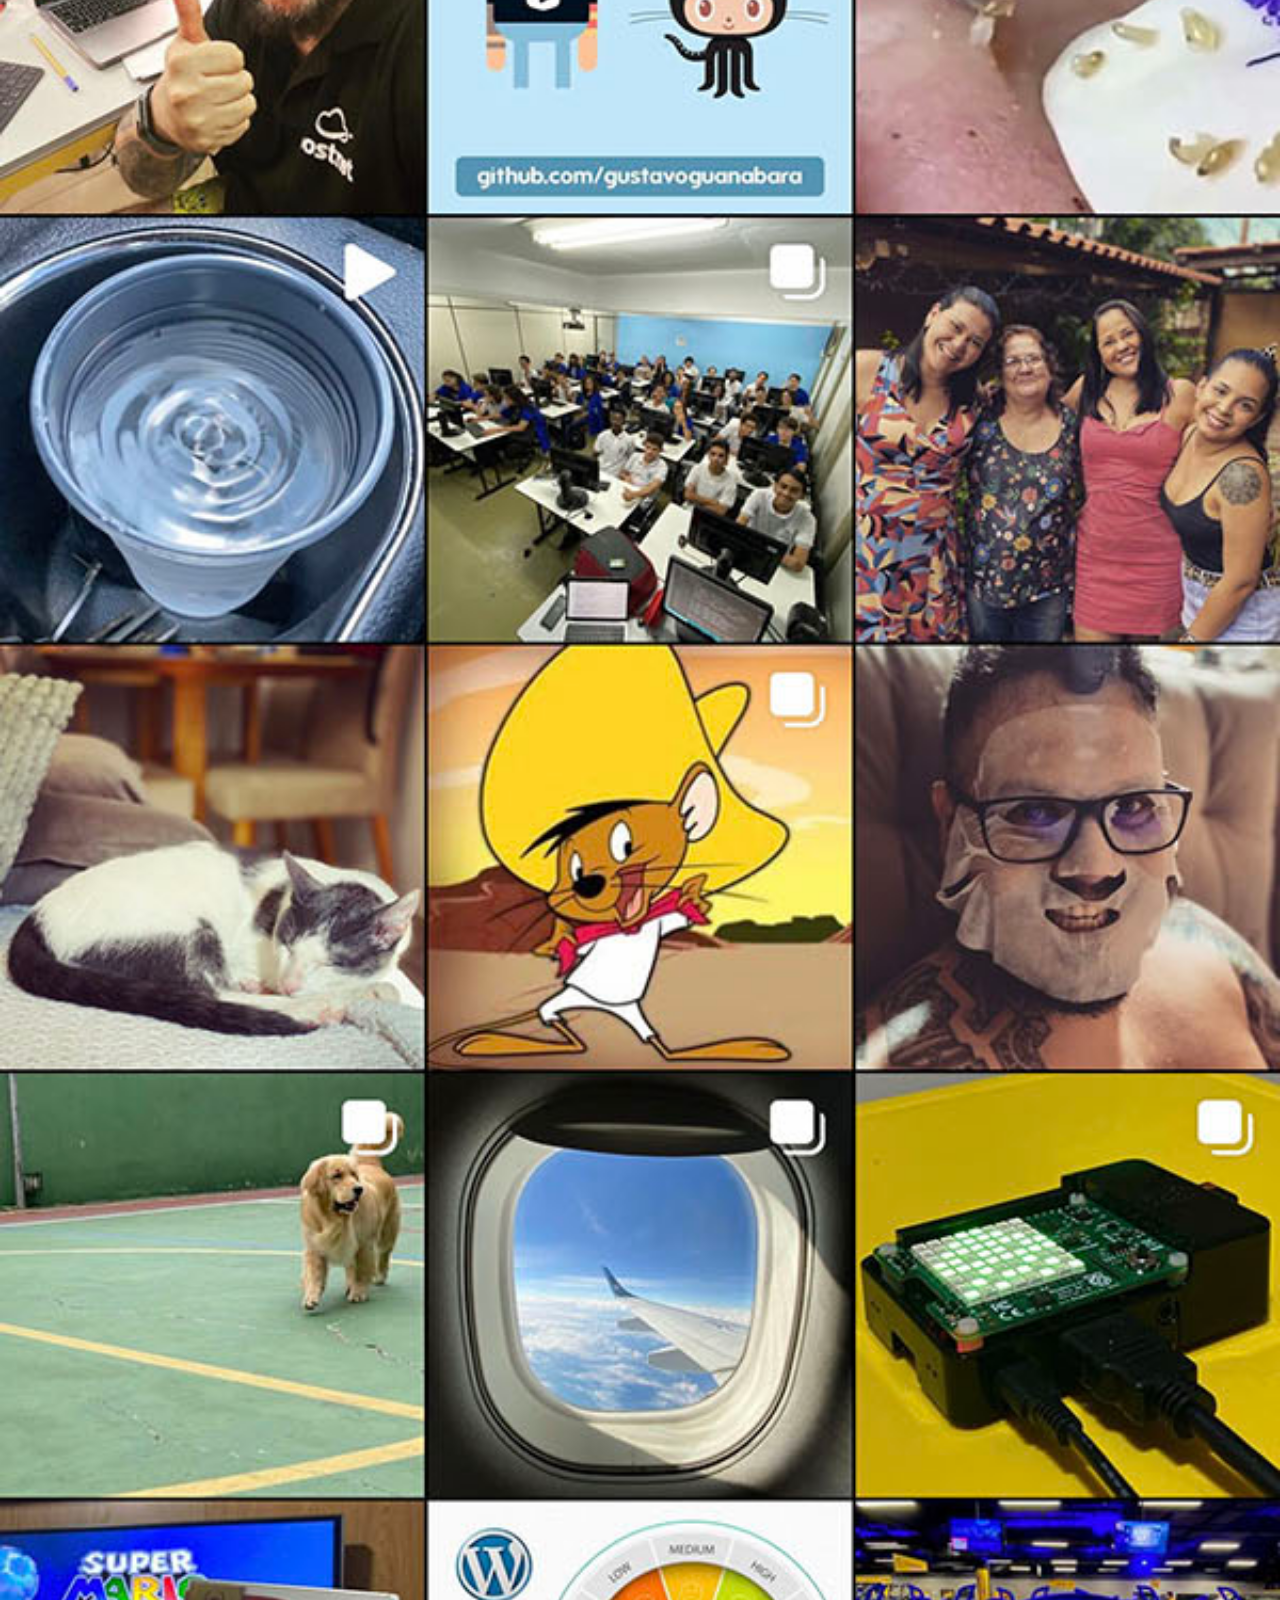
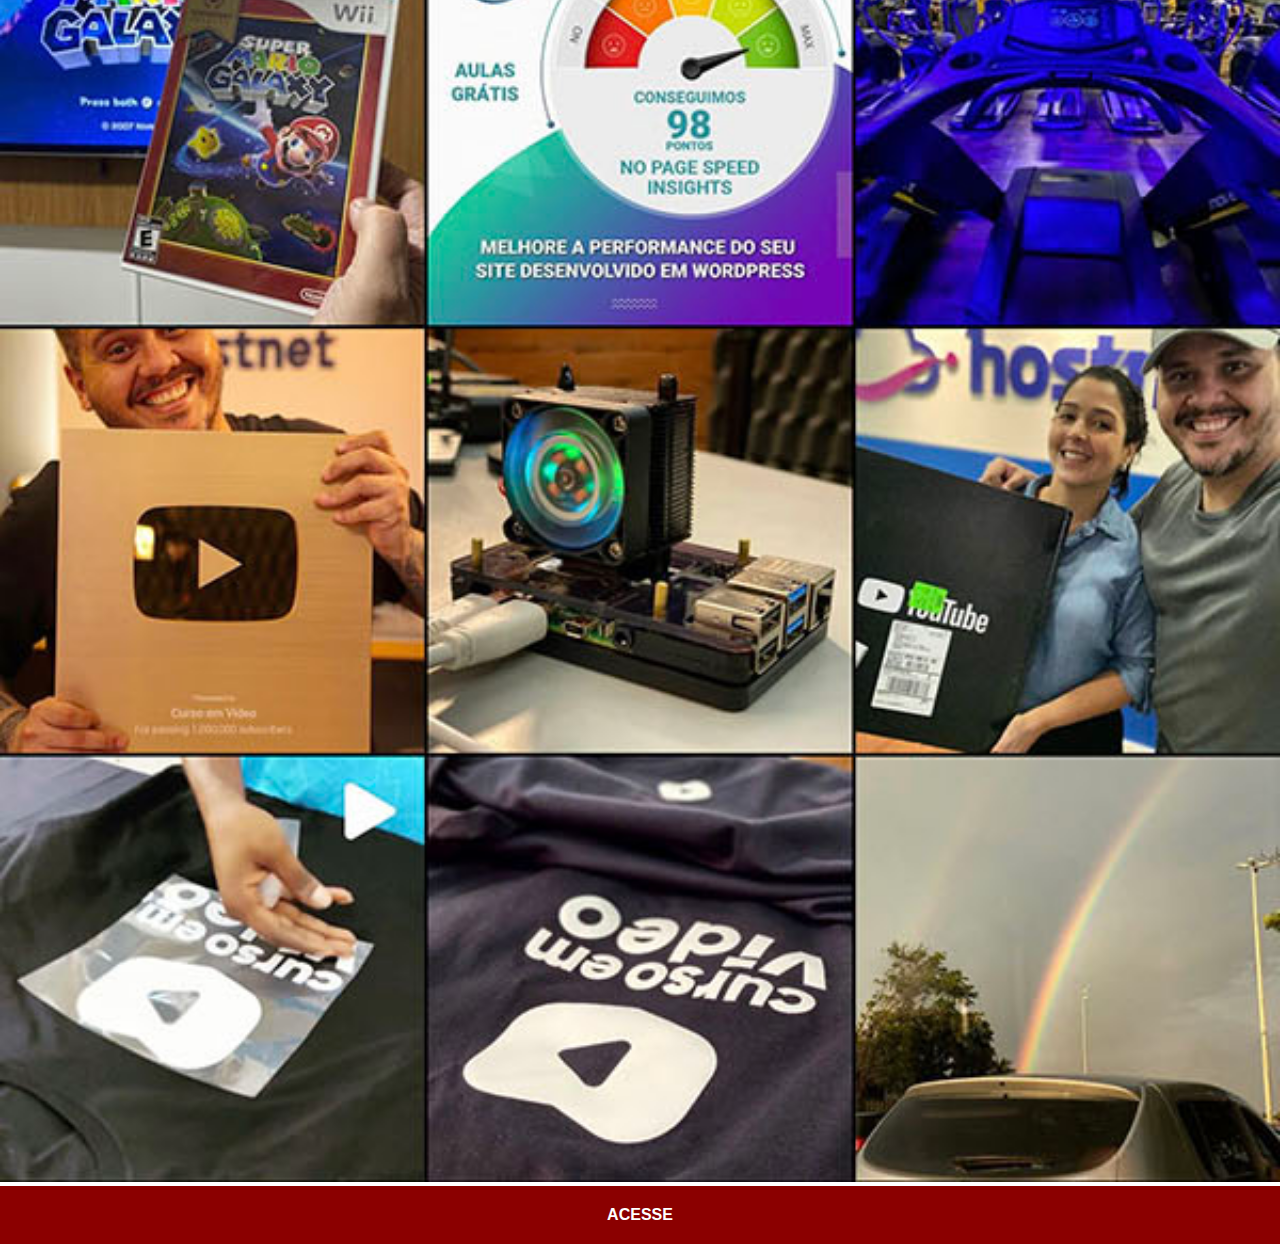
<file: instagram.html>
<!DOCTYPE html>
<html lang="pt-br">
<head>
    <meta charset="UTF-8">
    <meta name="viewport" content="width=device-width, initial-scale=1.0">
    <link rel="stylesheet" href="estilos/social.css">
    <title>Instagram</title>
</head>
<body>
    <img src="imagens/tela-instagram.jpg" alt="Instagram">
    <a href="https://www.instagram.com/" target="_blank">ACESSE</a>
</body>
</html>
</file>
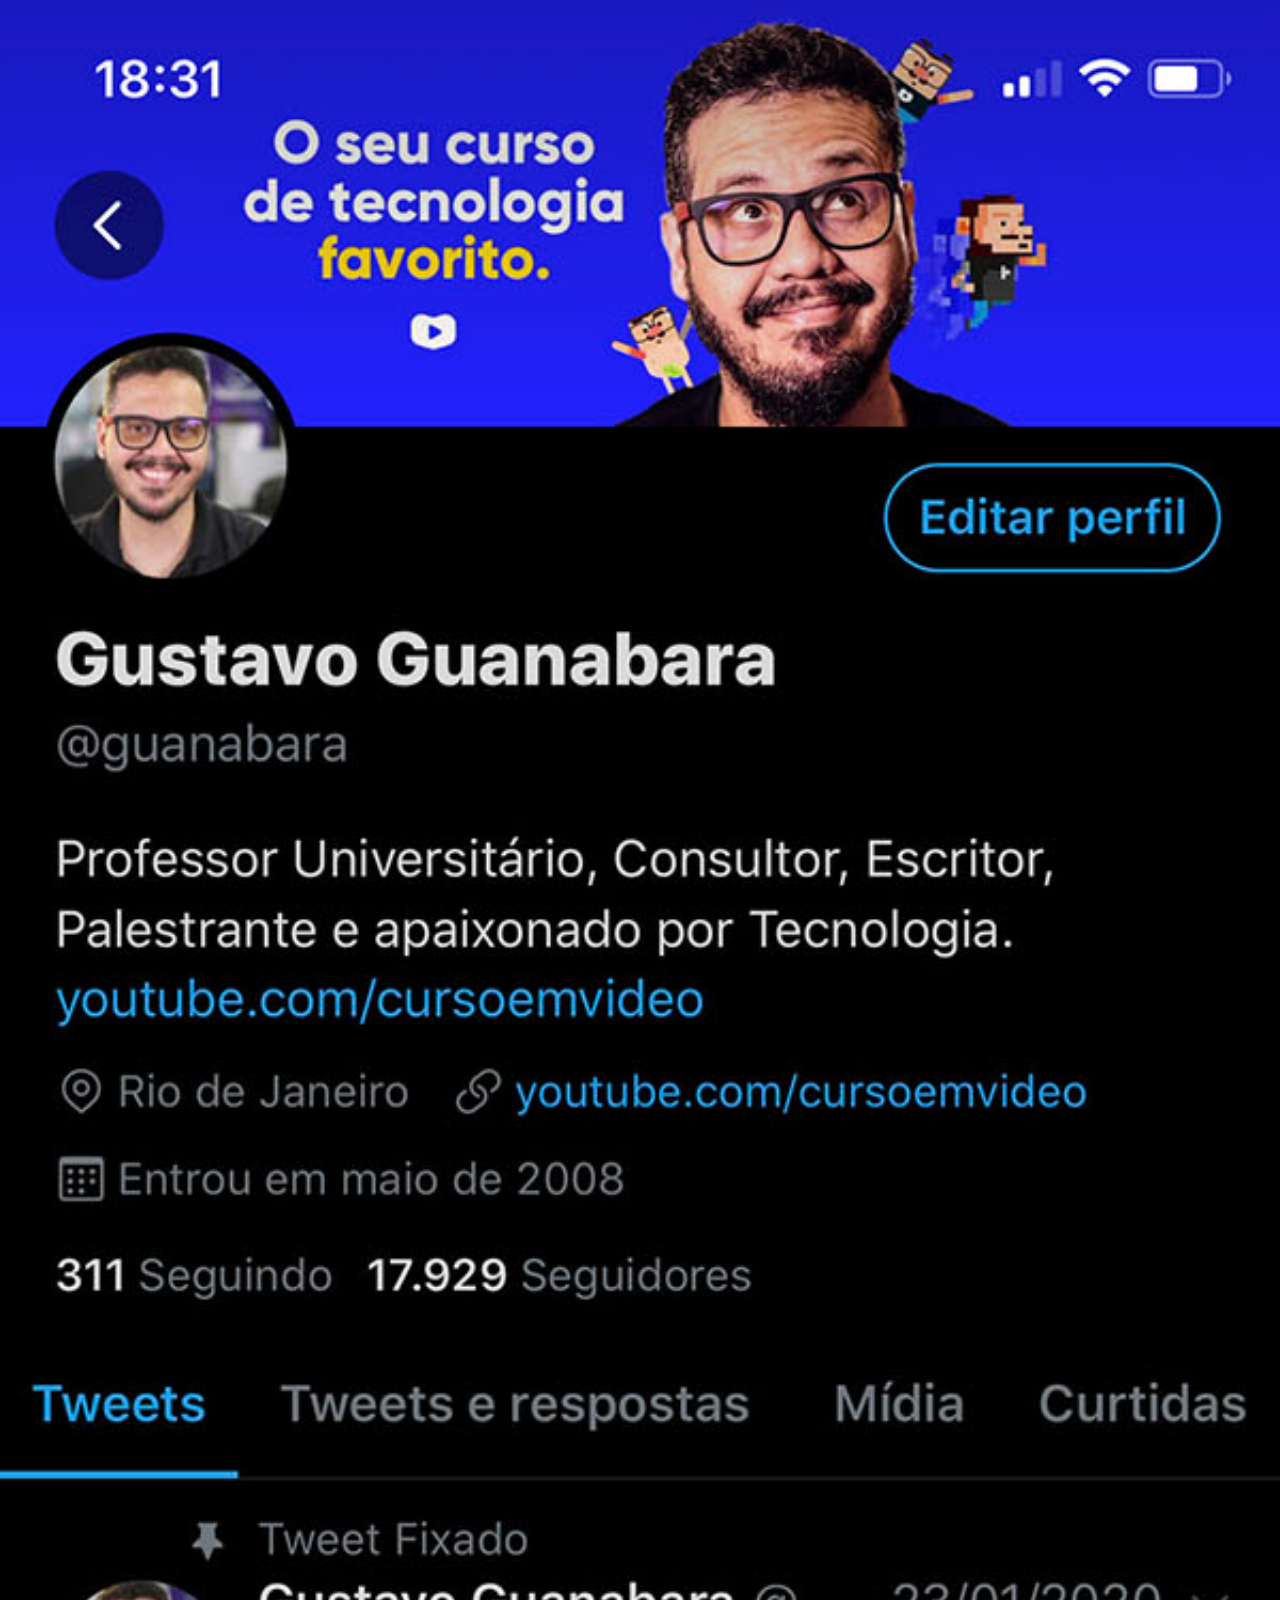
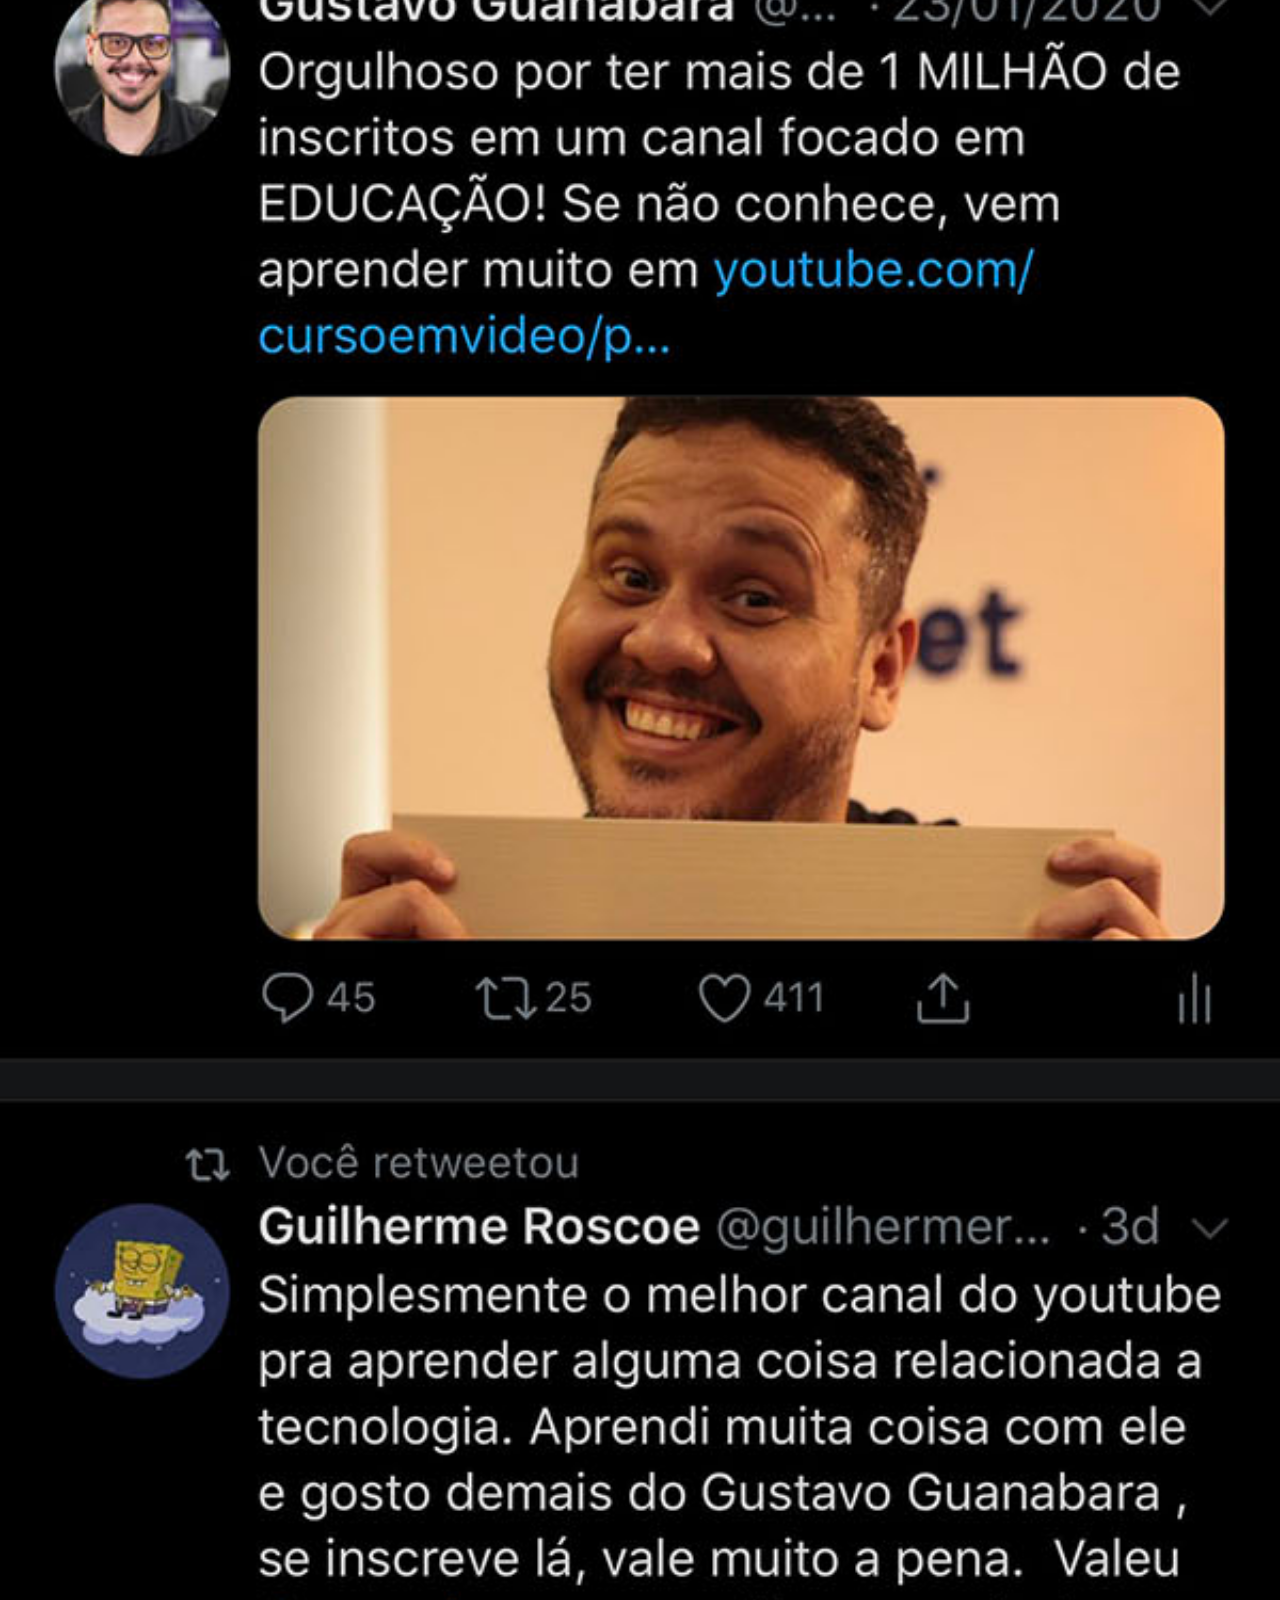
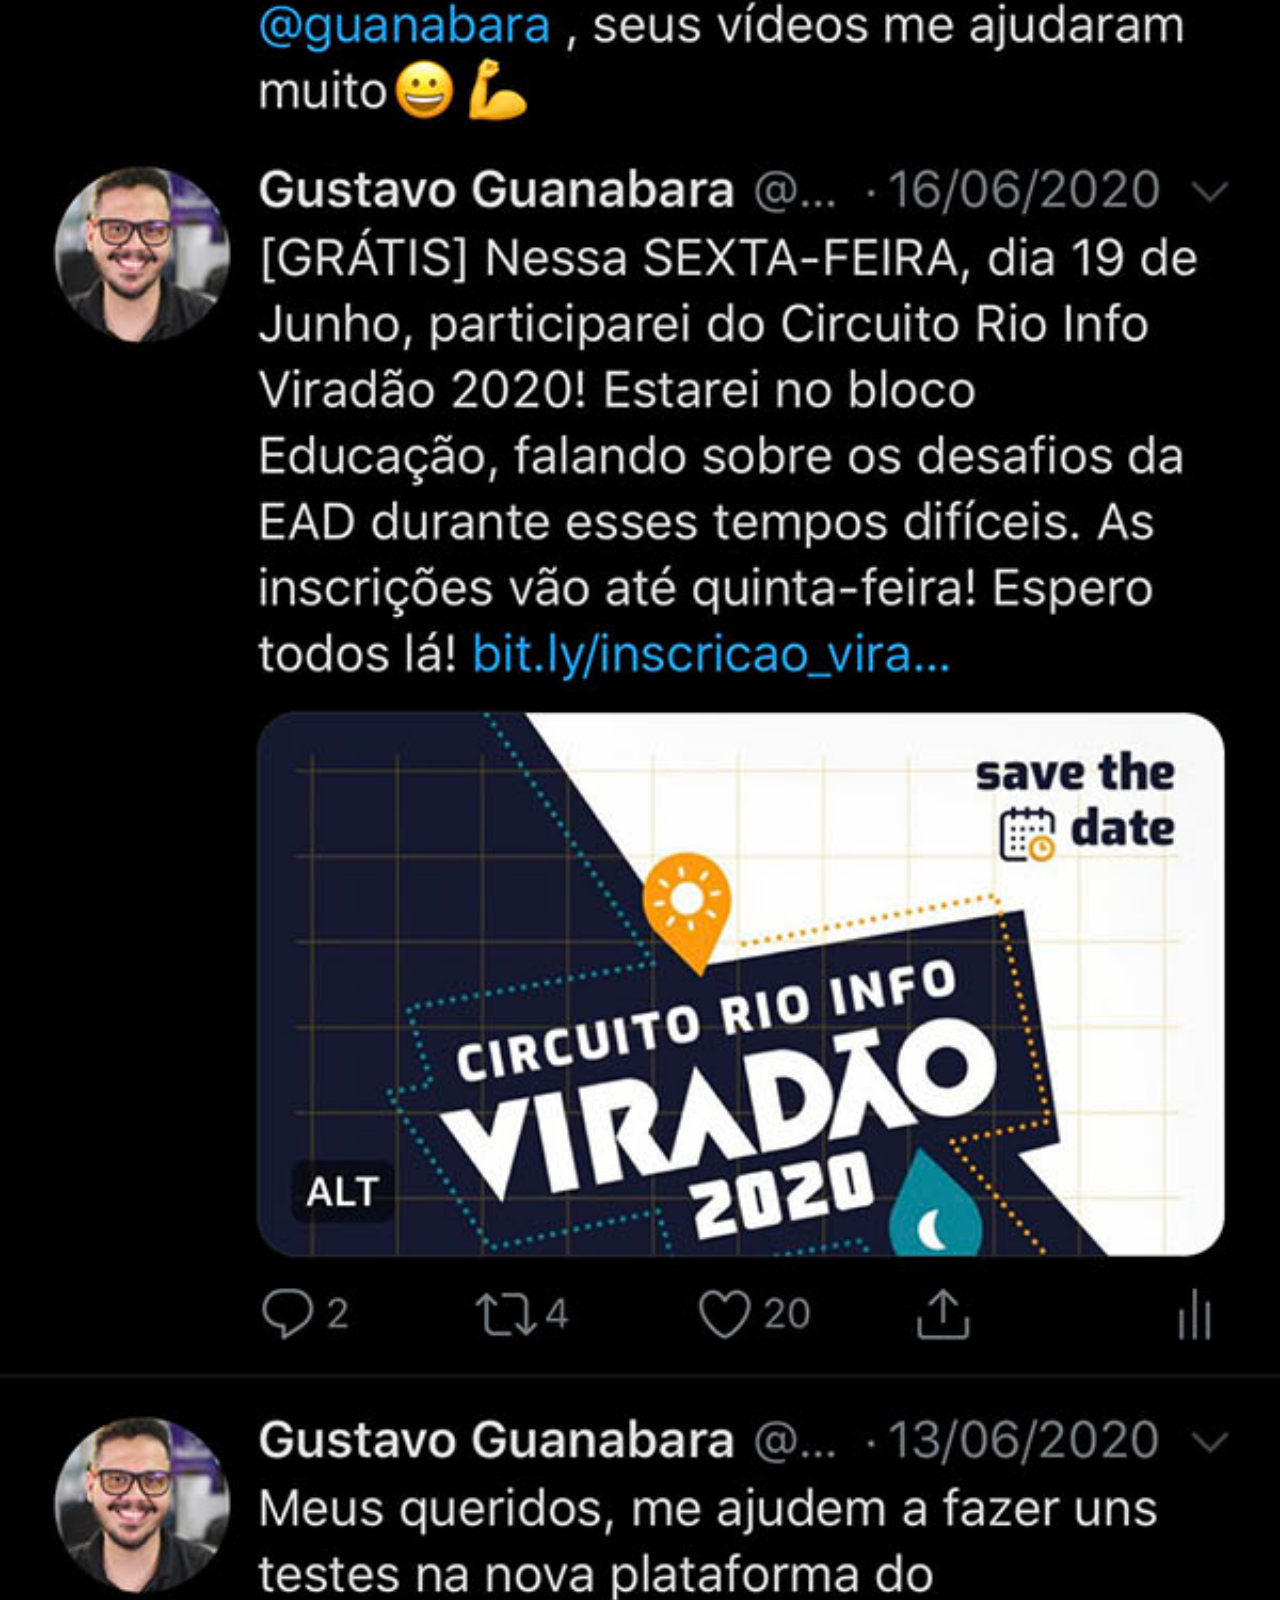
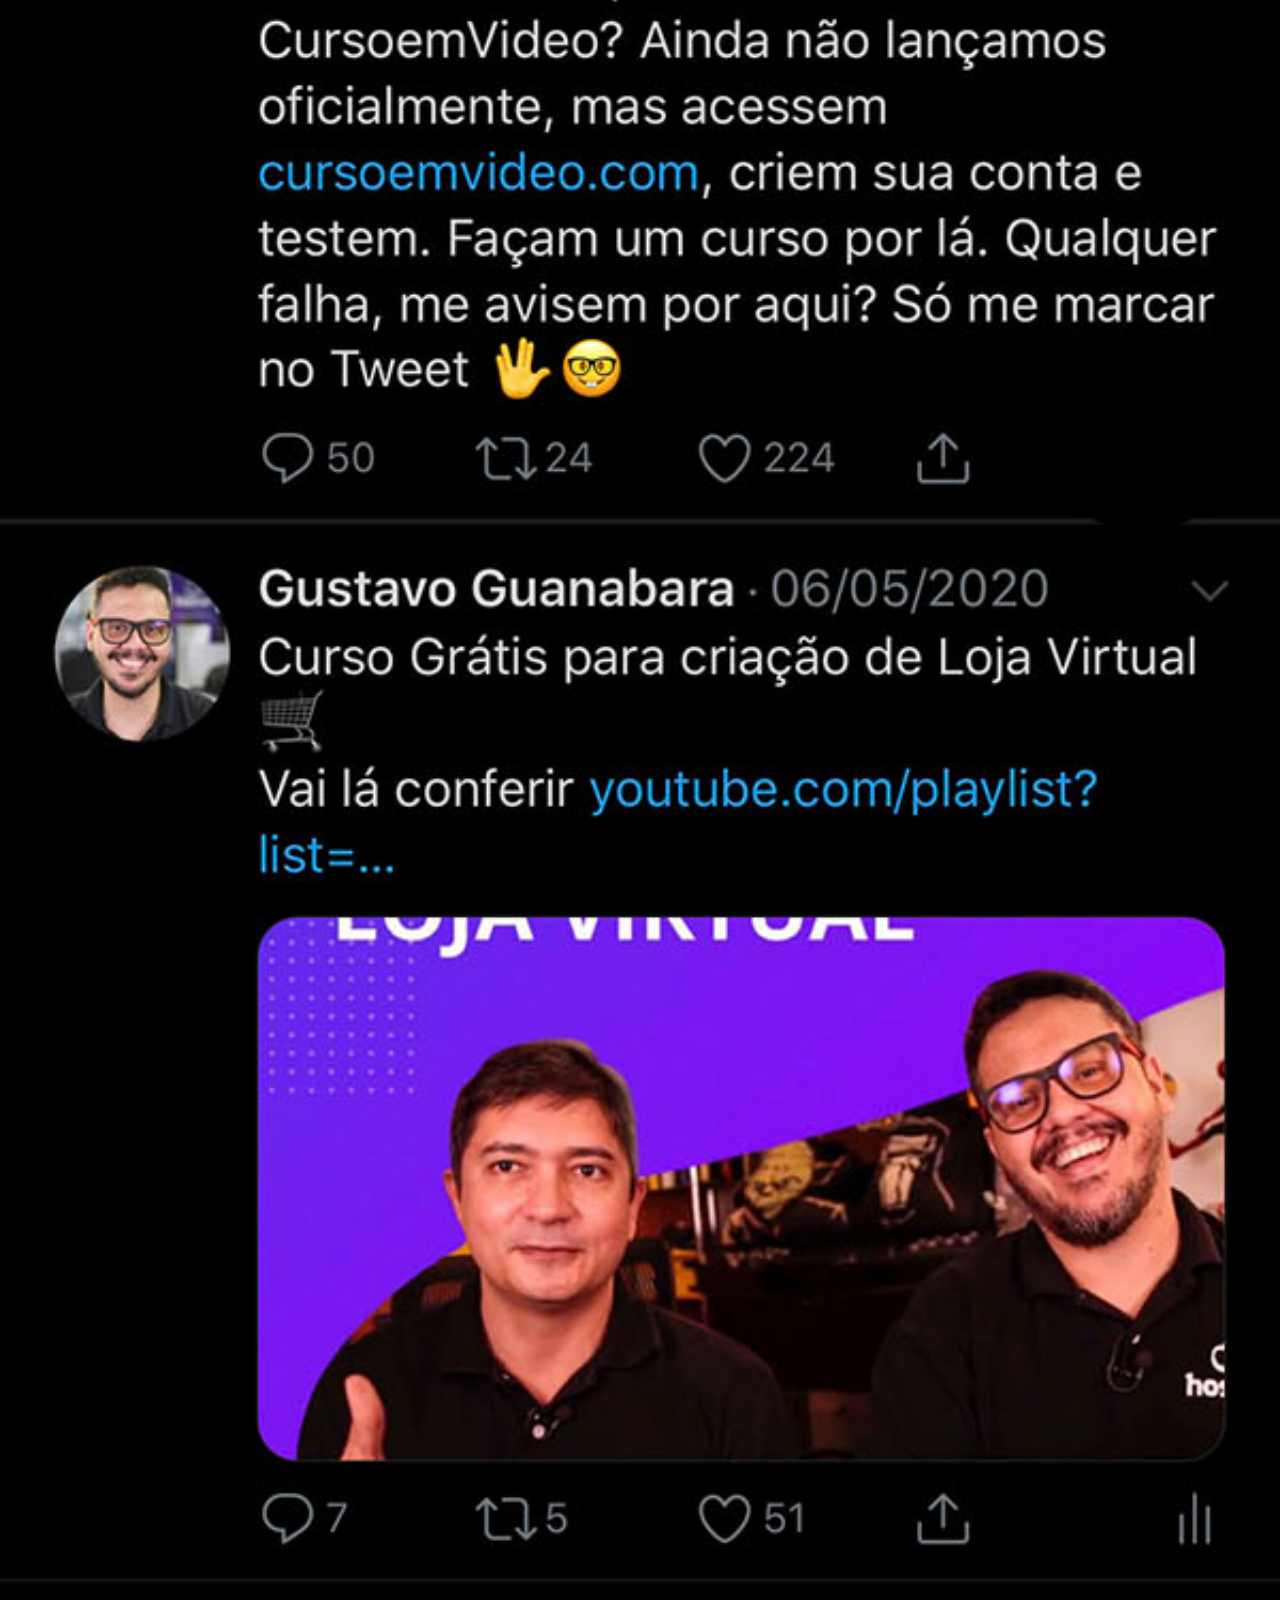
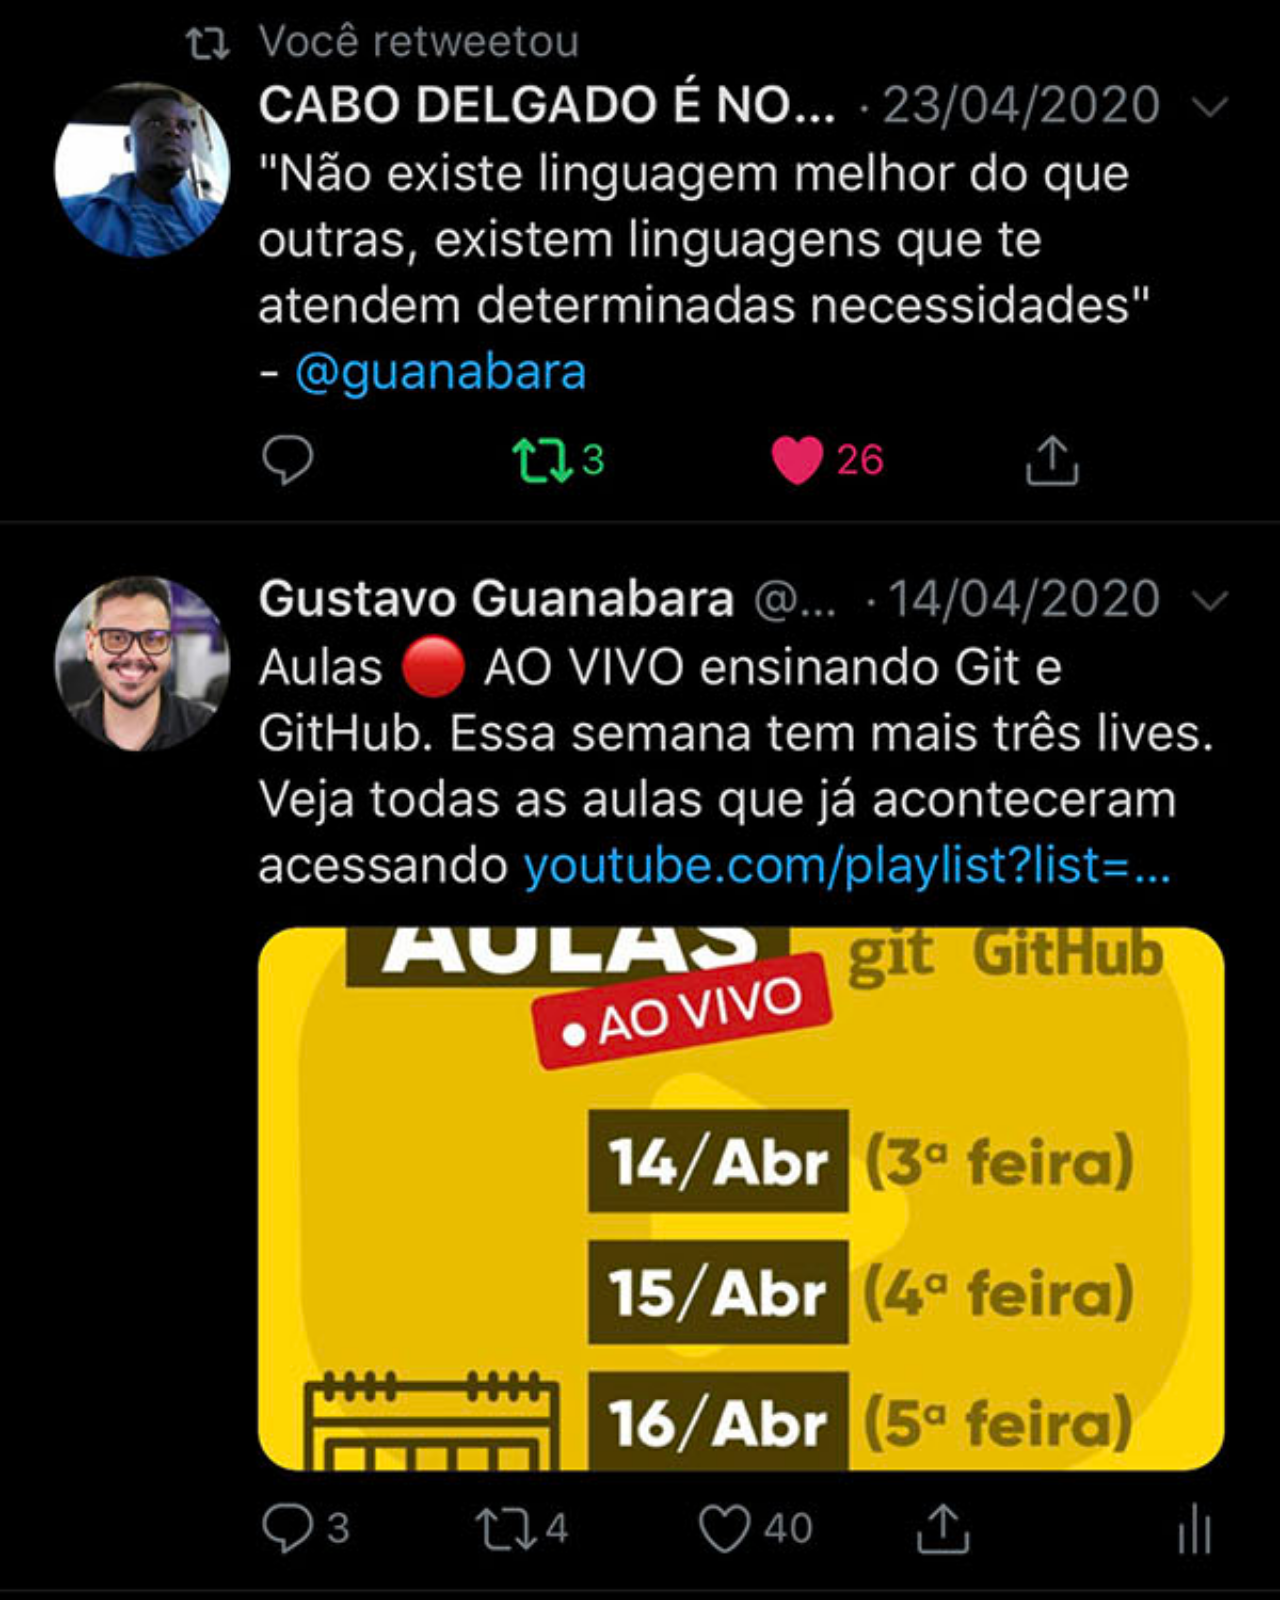
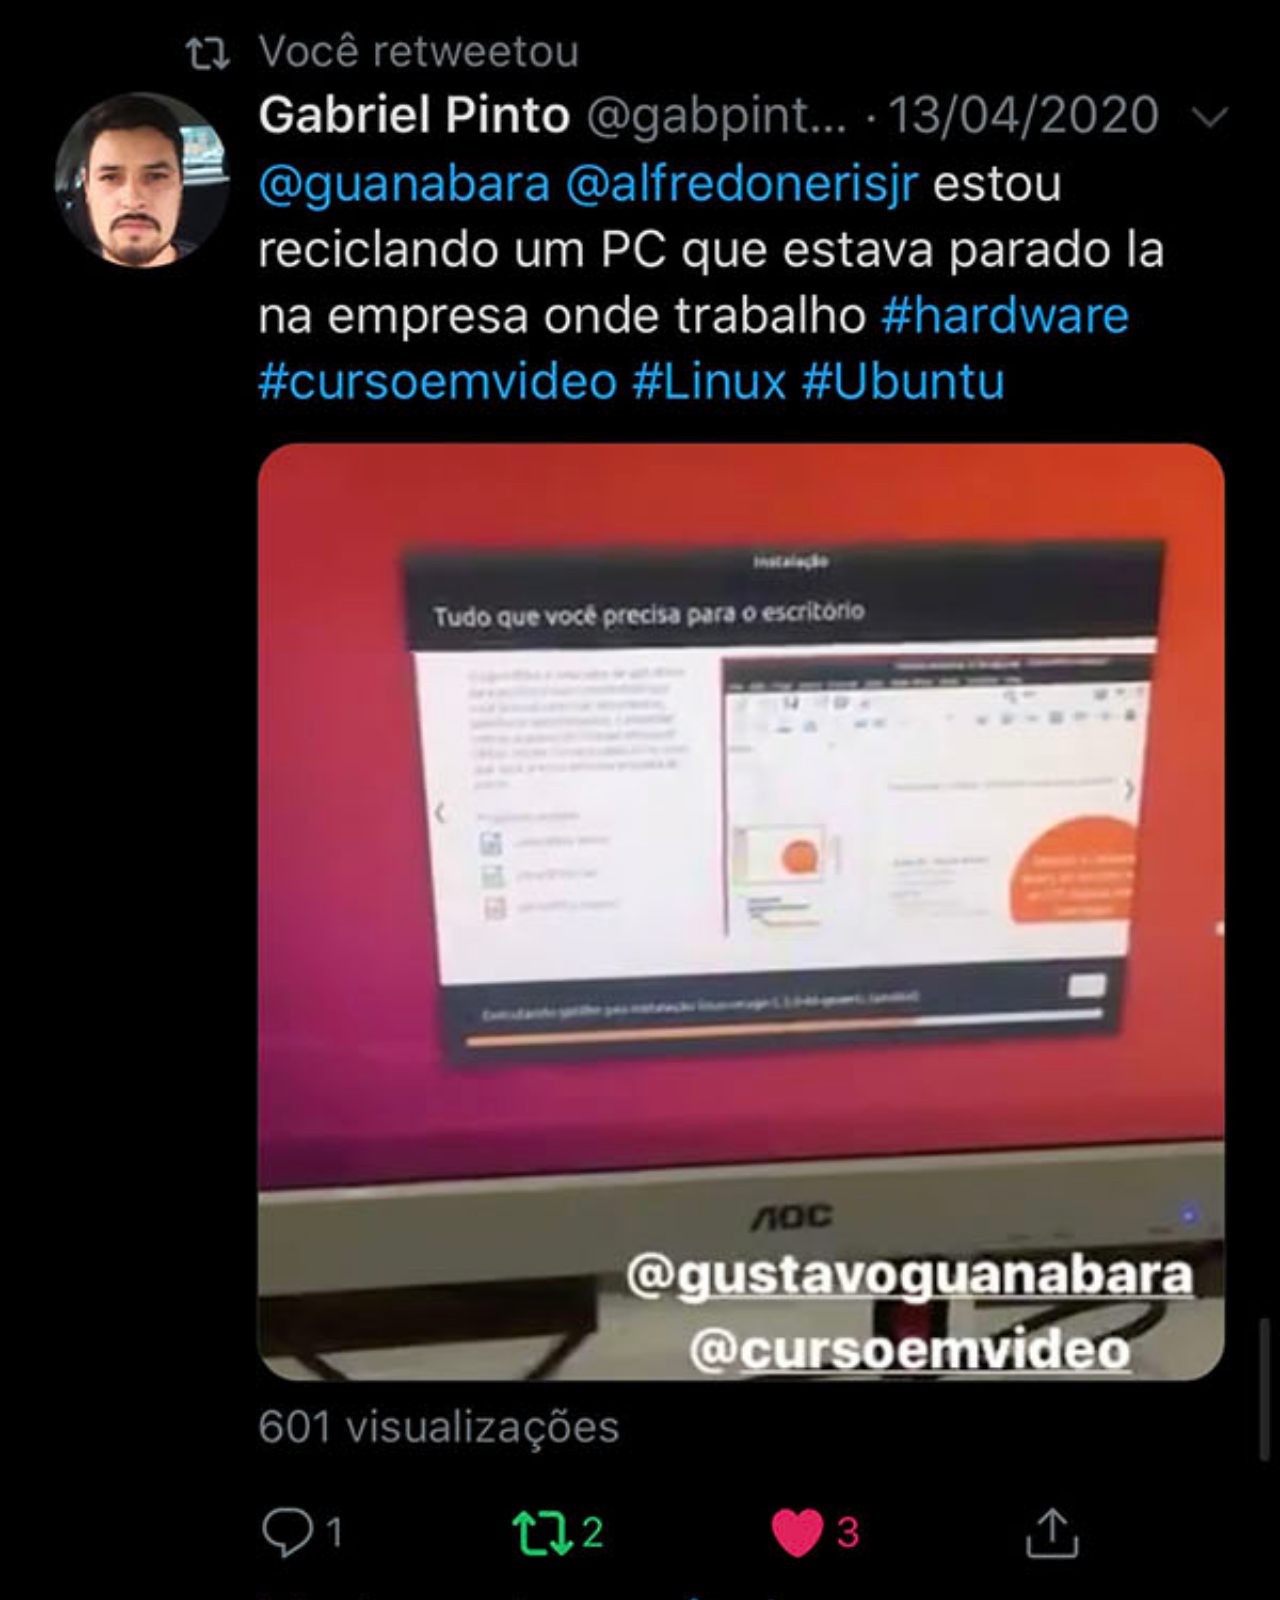
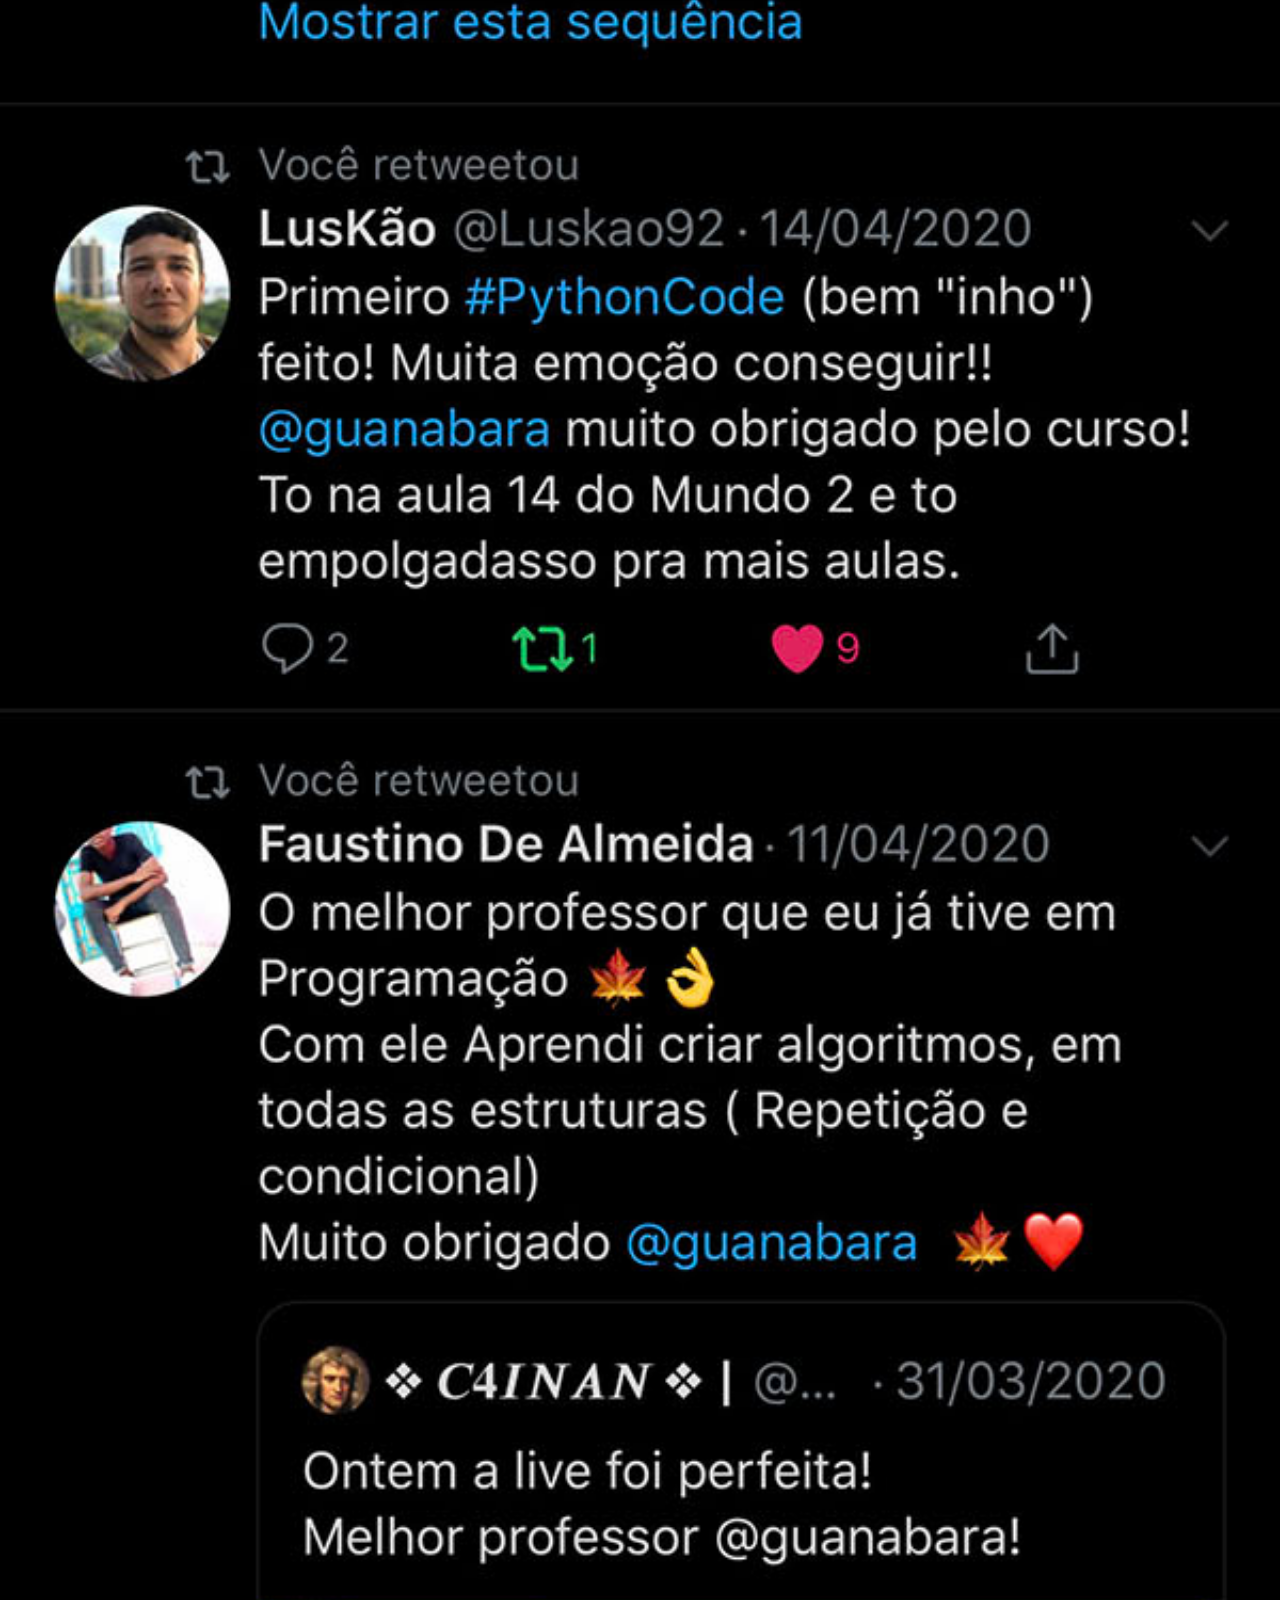
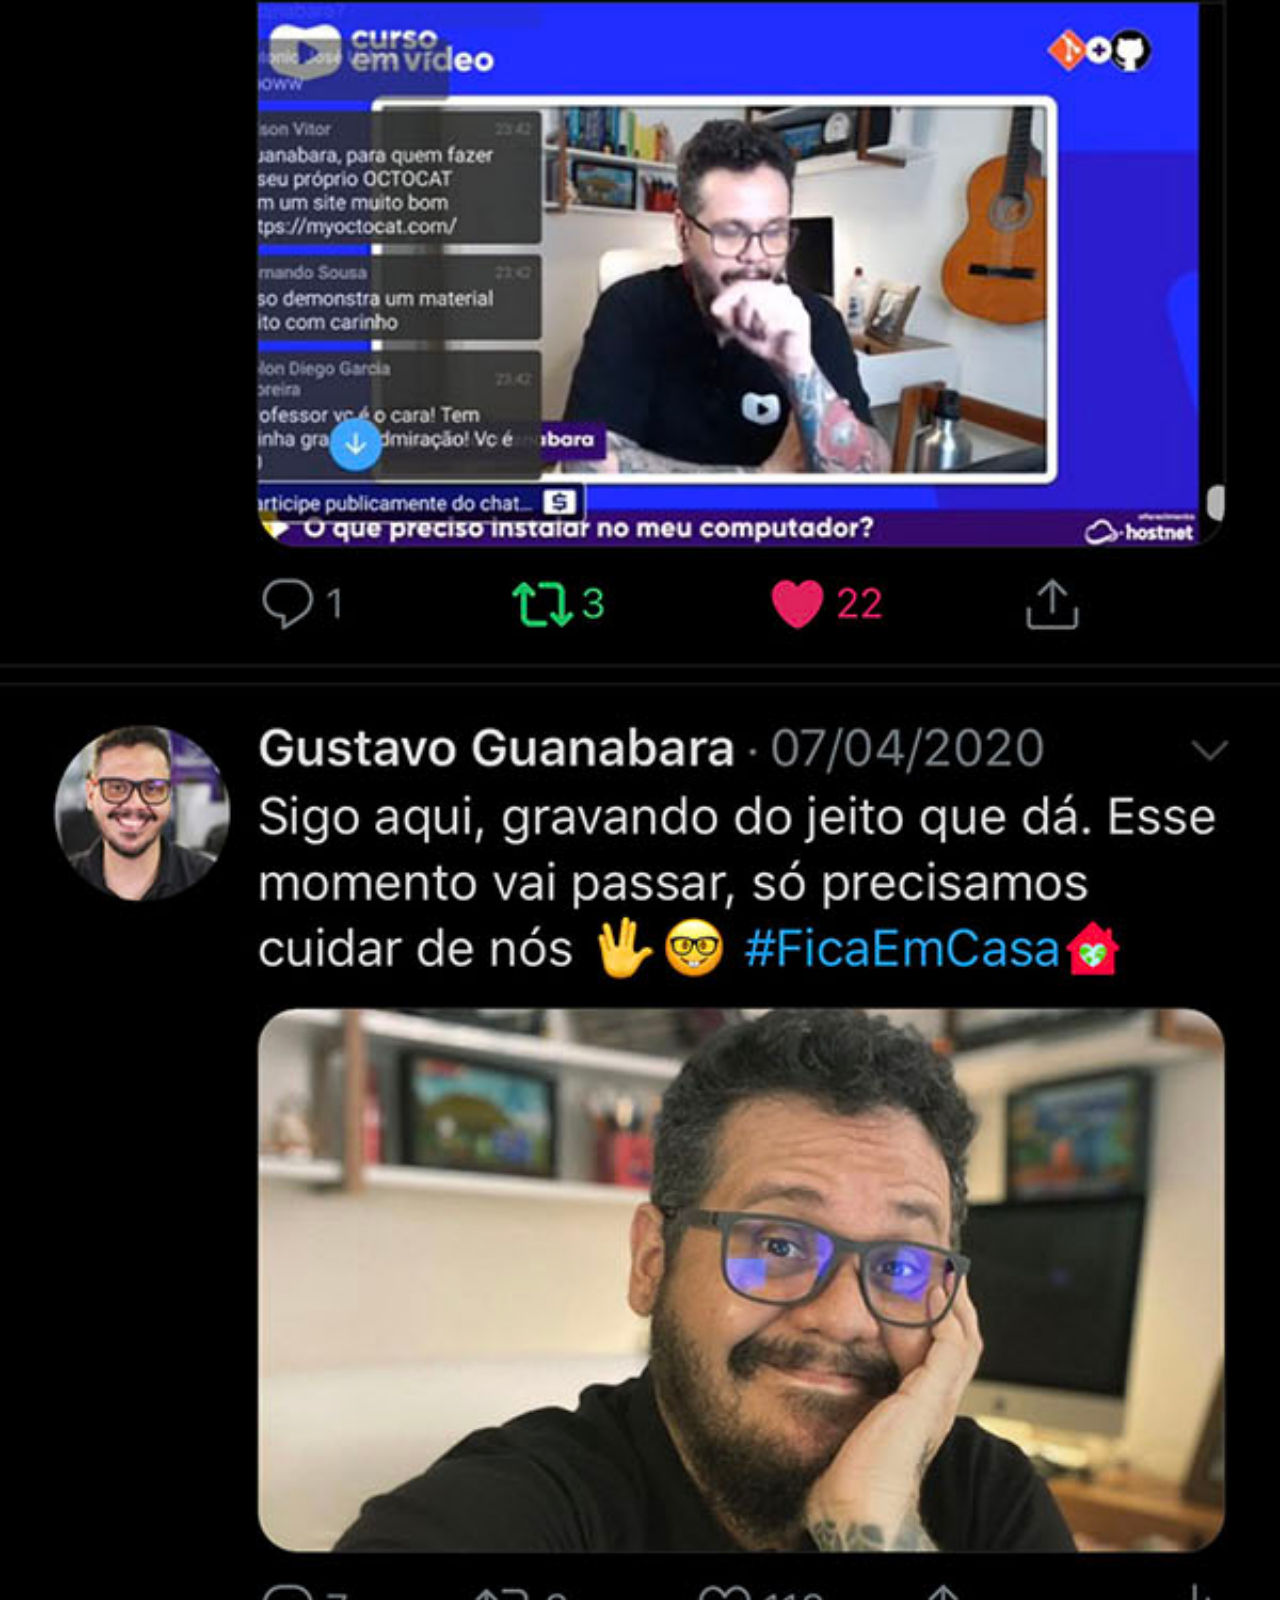
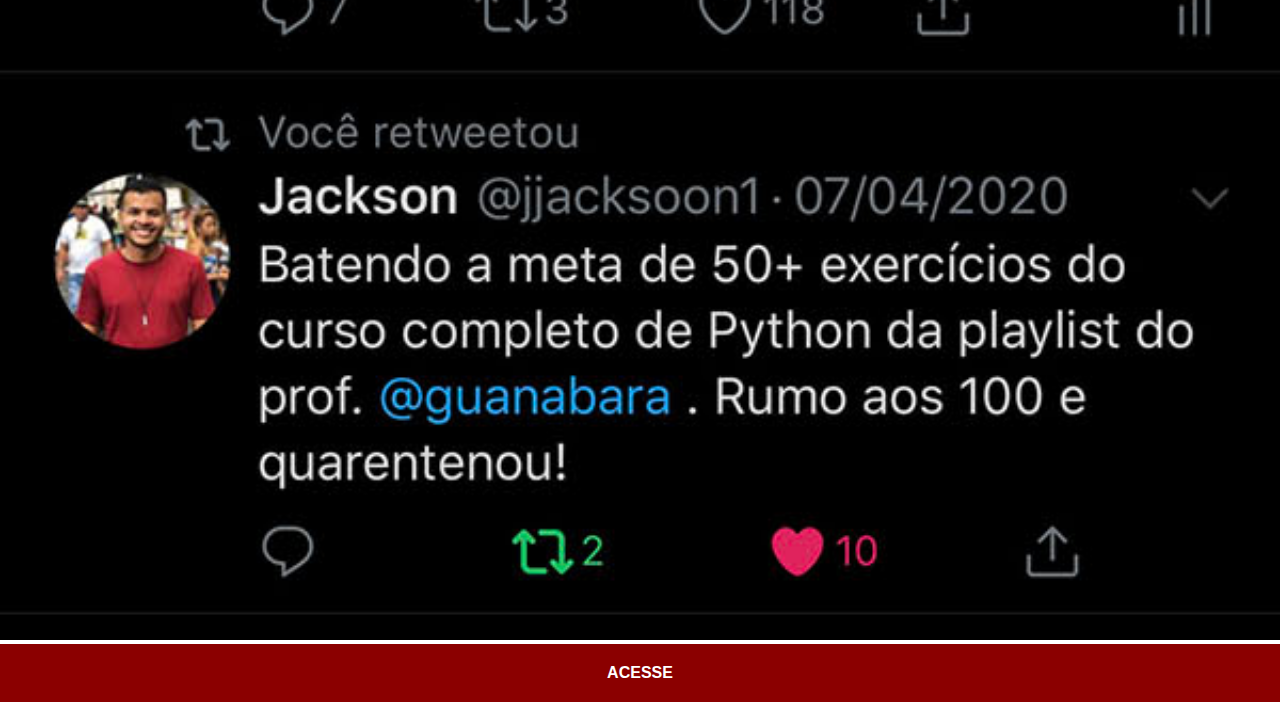
<file: twitter.html>
<!DOCTYPE html>
<html lang="pt-br">
<head>
    <meta charset="UTF-8">
    <meta name="viewport" content="width=device-width, initial-scale=1.0">
    <link rel="stylesheet" href="estilos/social.css">
    <title>Twitter</title>
</head>
<body>
    <img src="imagens/tela-twitter.jpg" alt="Twitter">
    <a href="https://twitter.com/home" target="_blank">ACESSE</a>
</body>
</html>
</file>
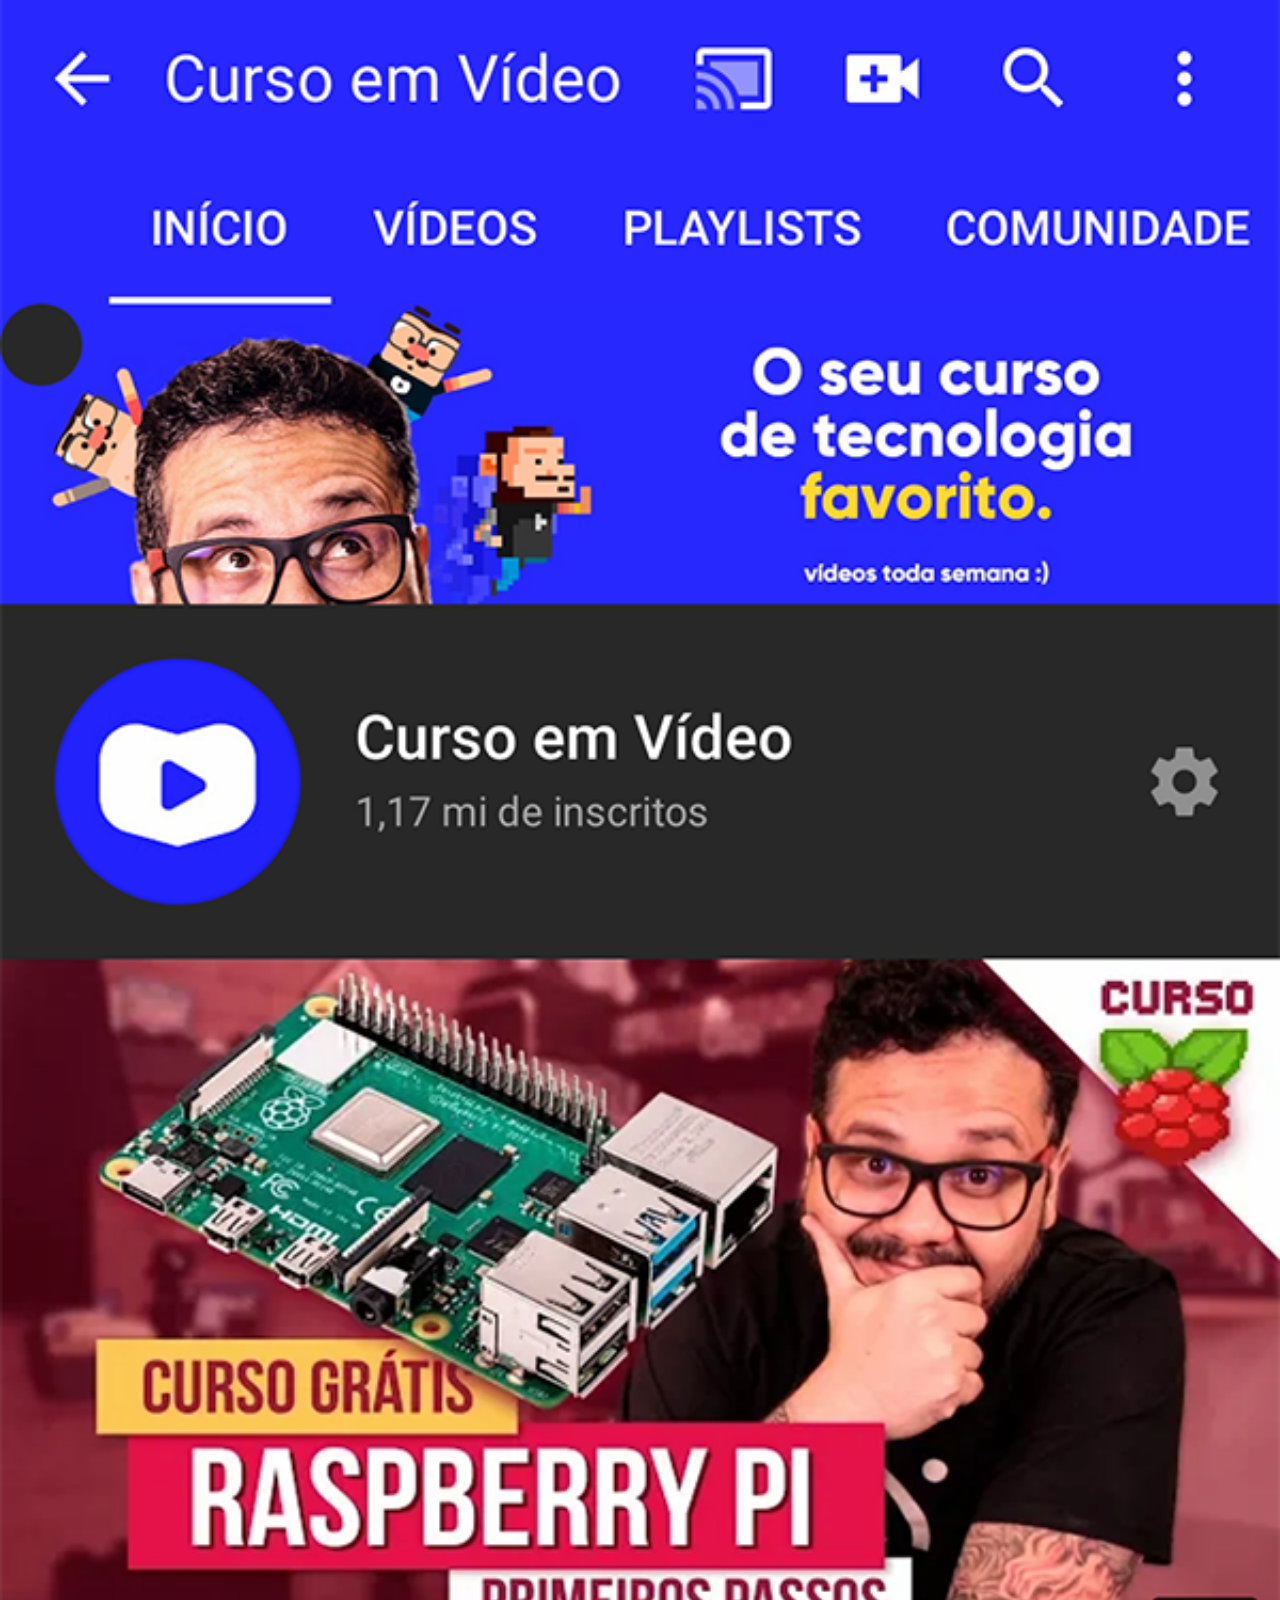
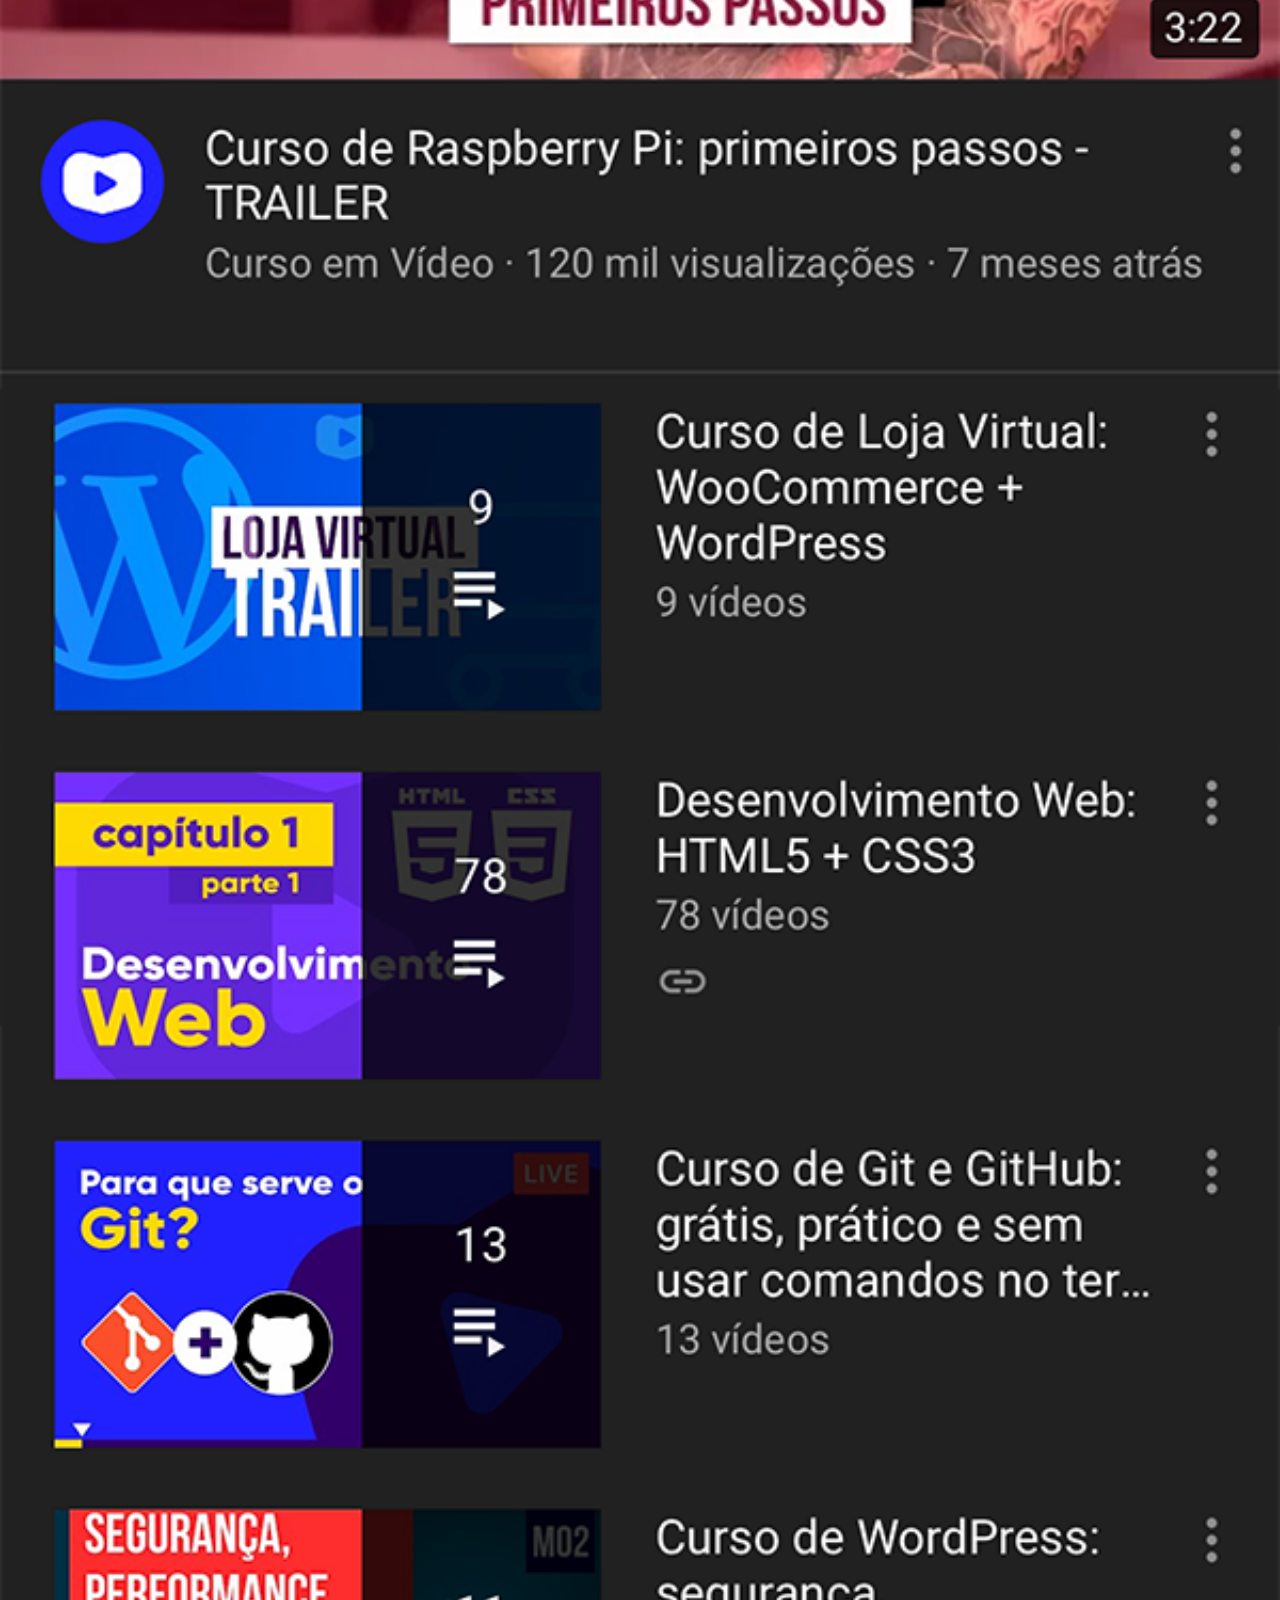
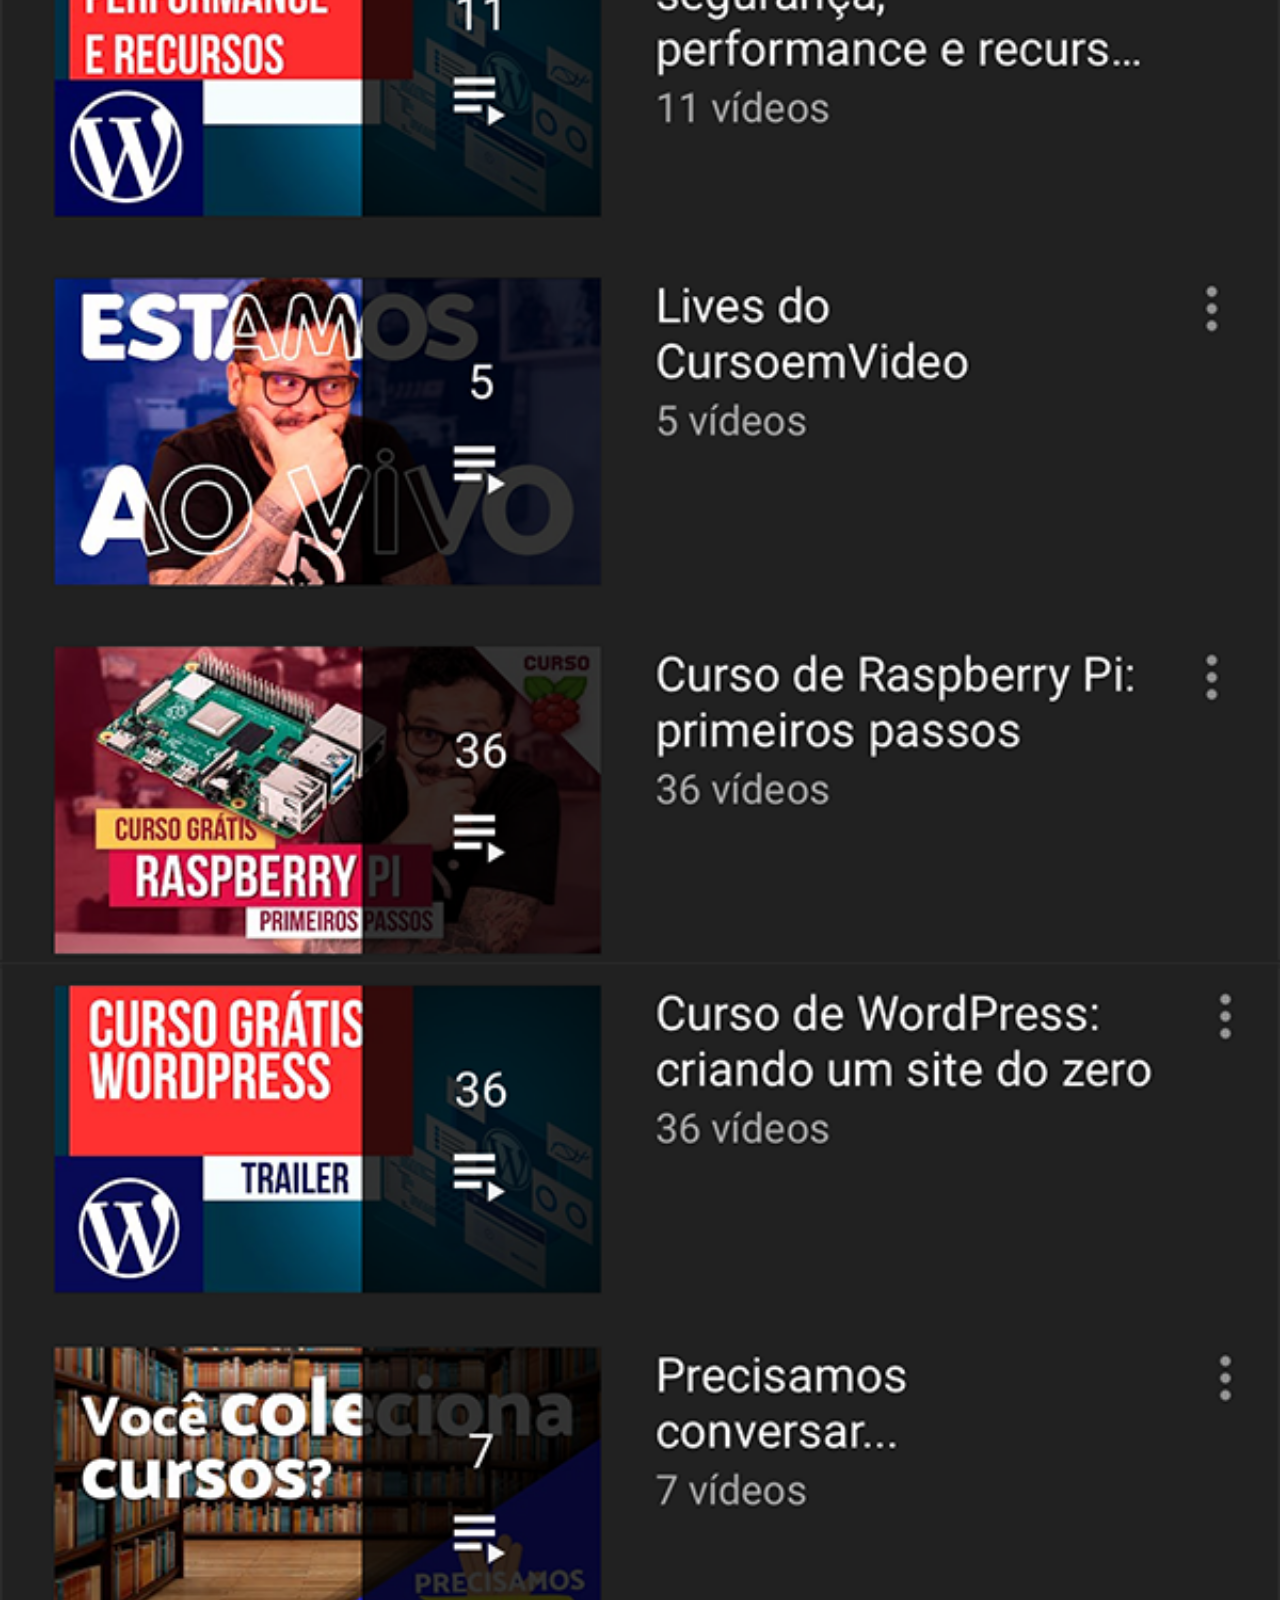
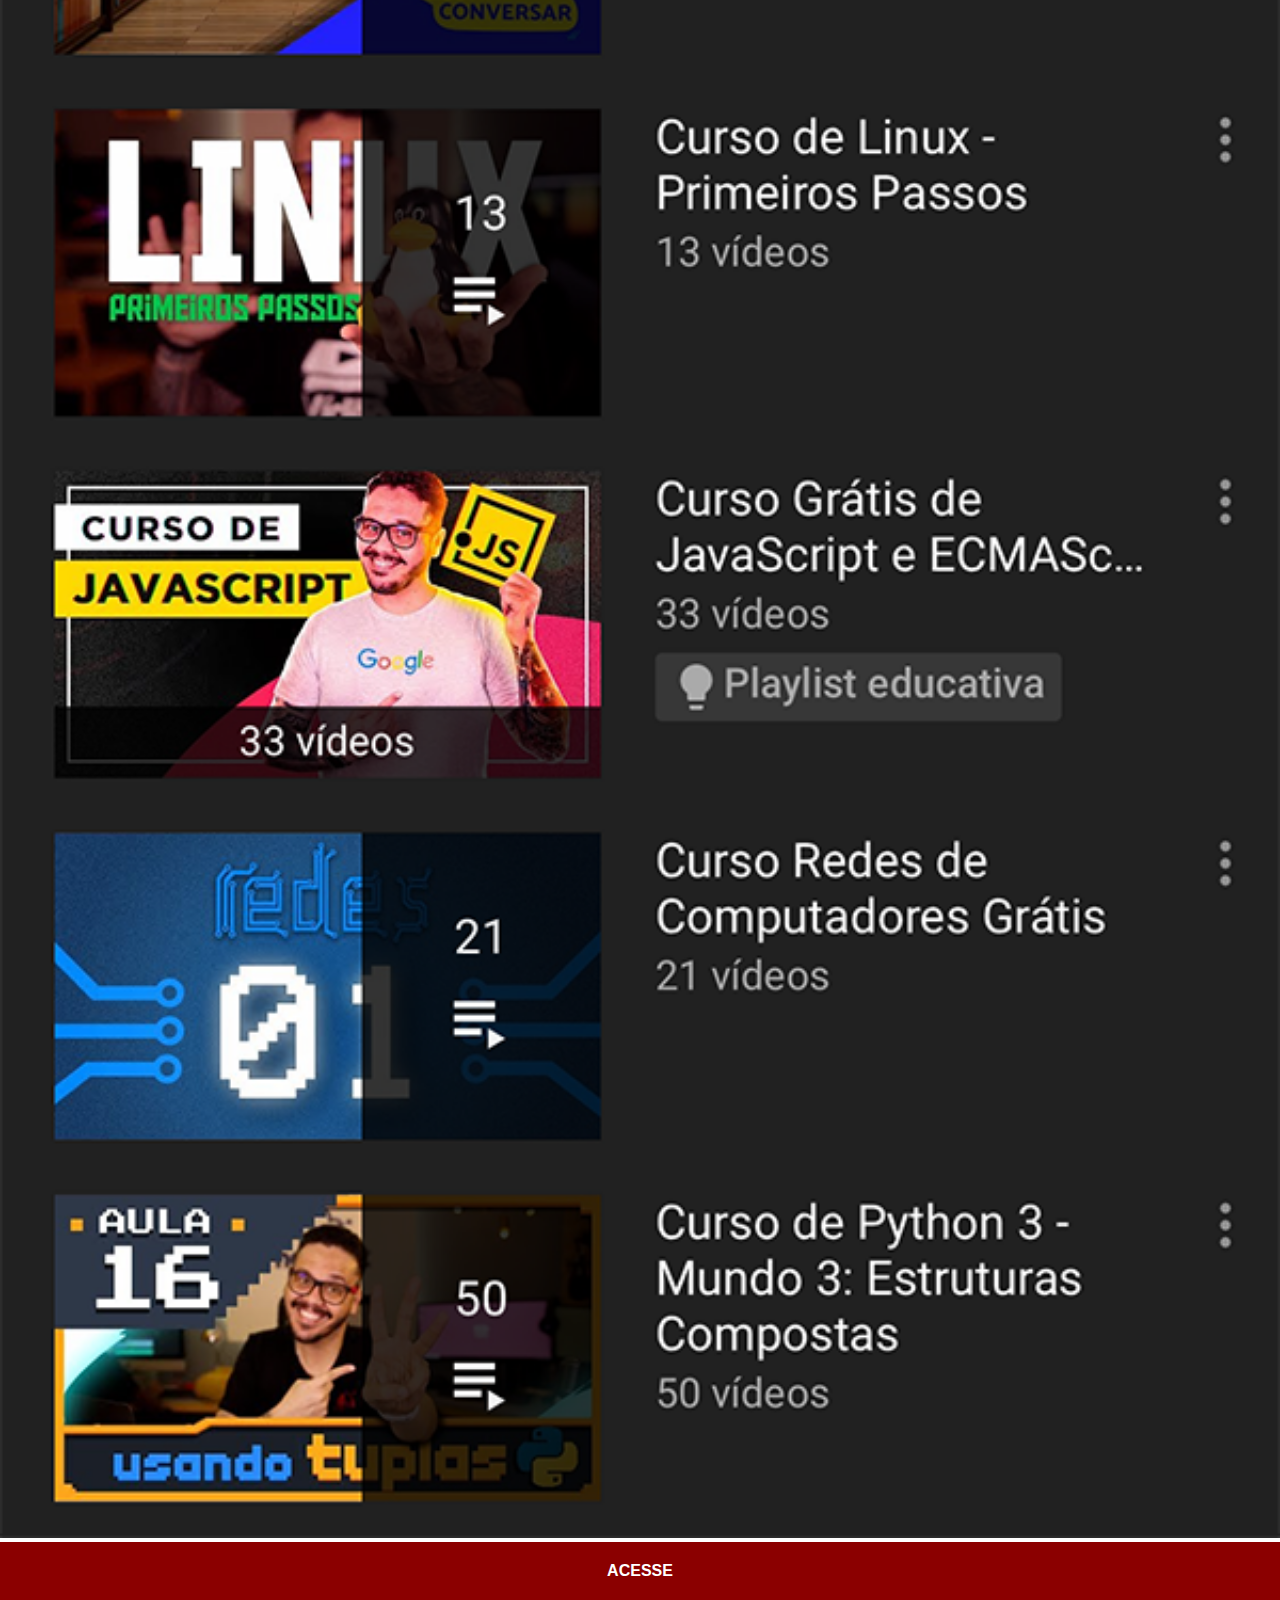
<file: youtube.html>
<!DOCTYPE html>
<html lang="pt-br">
<head>
    <meta charset="UTF-8">
    <meta name="viewport" content="width=device-width, initial-scale=1.0">
    <link rel="stylesheet" href="estilos/social.css">
    <title>Youtube</title>
</head>
<body>
    <img src="imagens/tela-youtube.png" alt="Youtube">
    <a href="https://www.youtube.com/" target="_blank">ACESSE</a>
</body>
</html>
</file>
<file: estilos/style.css>
@charset "UTF-8";

* {
    margin: 0px;
    padding: 0px;
    font-family: Arial, Helvetica, sans-serif;
}

html, body{
    height: 100vh;
    width: 100vw;
    background-color: black;
}

body{
    background: url(../imagens/fundo-madeira.jpg) no-repeat top center;
    background-size: cover;
    background-attachment: fixed;
}

main{
    position: relative;
    height: 100vh;
}

section#telefone{
    position:absolute;
    top: 50%;
    left: 50%;

    transform: translate(-50%, -50%);

    height: 626px;
    width: 310px;
    background-color: blue;
    background: url('../imagens/frame-iphone.png') no-repeat;
}

iframe#tela{
    position: relative;
    top: 80px;
    left: 22px;
    width: 268px;
    height: 471px;
}

section#redes-sociais{
    text-align: right;
}

section#redes-sociais img{
    width: 50px;
    margin: 10px;
    border-radius: 50%;
    box-shadow: 2px 2px 5px rgba(0, 0, 0, 0.400);
    box-sizing: border-box;
}

section#redes-sociais img:hover{
    border: 2px solid white;
    transform: translate(-3px, -3px);
    box-shadow: 5px 5px 10px rgba(0, 0, 0, 0.600);
    transition: transform .3s;
}
</file>
<file: estilos/social.css>
@charset "UTF-8";

*{
    padding: 0px;
    margin: 0px;
    font-family: Arial, Helvetica, sans-serif;
}

::-webkit-scrollbar{
    width: 0px;
    height: 0px;
}

img{
    width: 100vw;
}

a{
    display: block;
    background-color: darkred;
    padding: 20px;
    font-weight: bolder;
    text-align: center;
    color: white;
    text-decoration: none;
}

a:hover{
    background-color: red;
}
</file>
